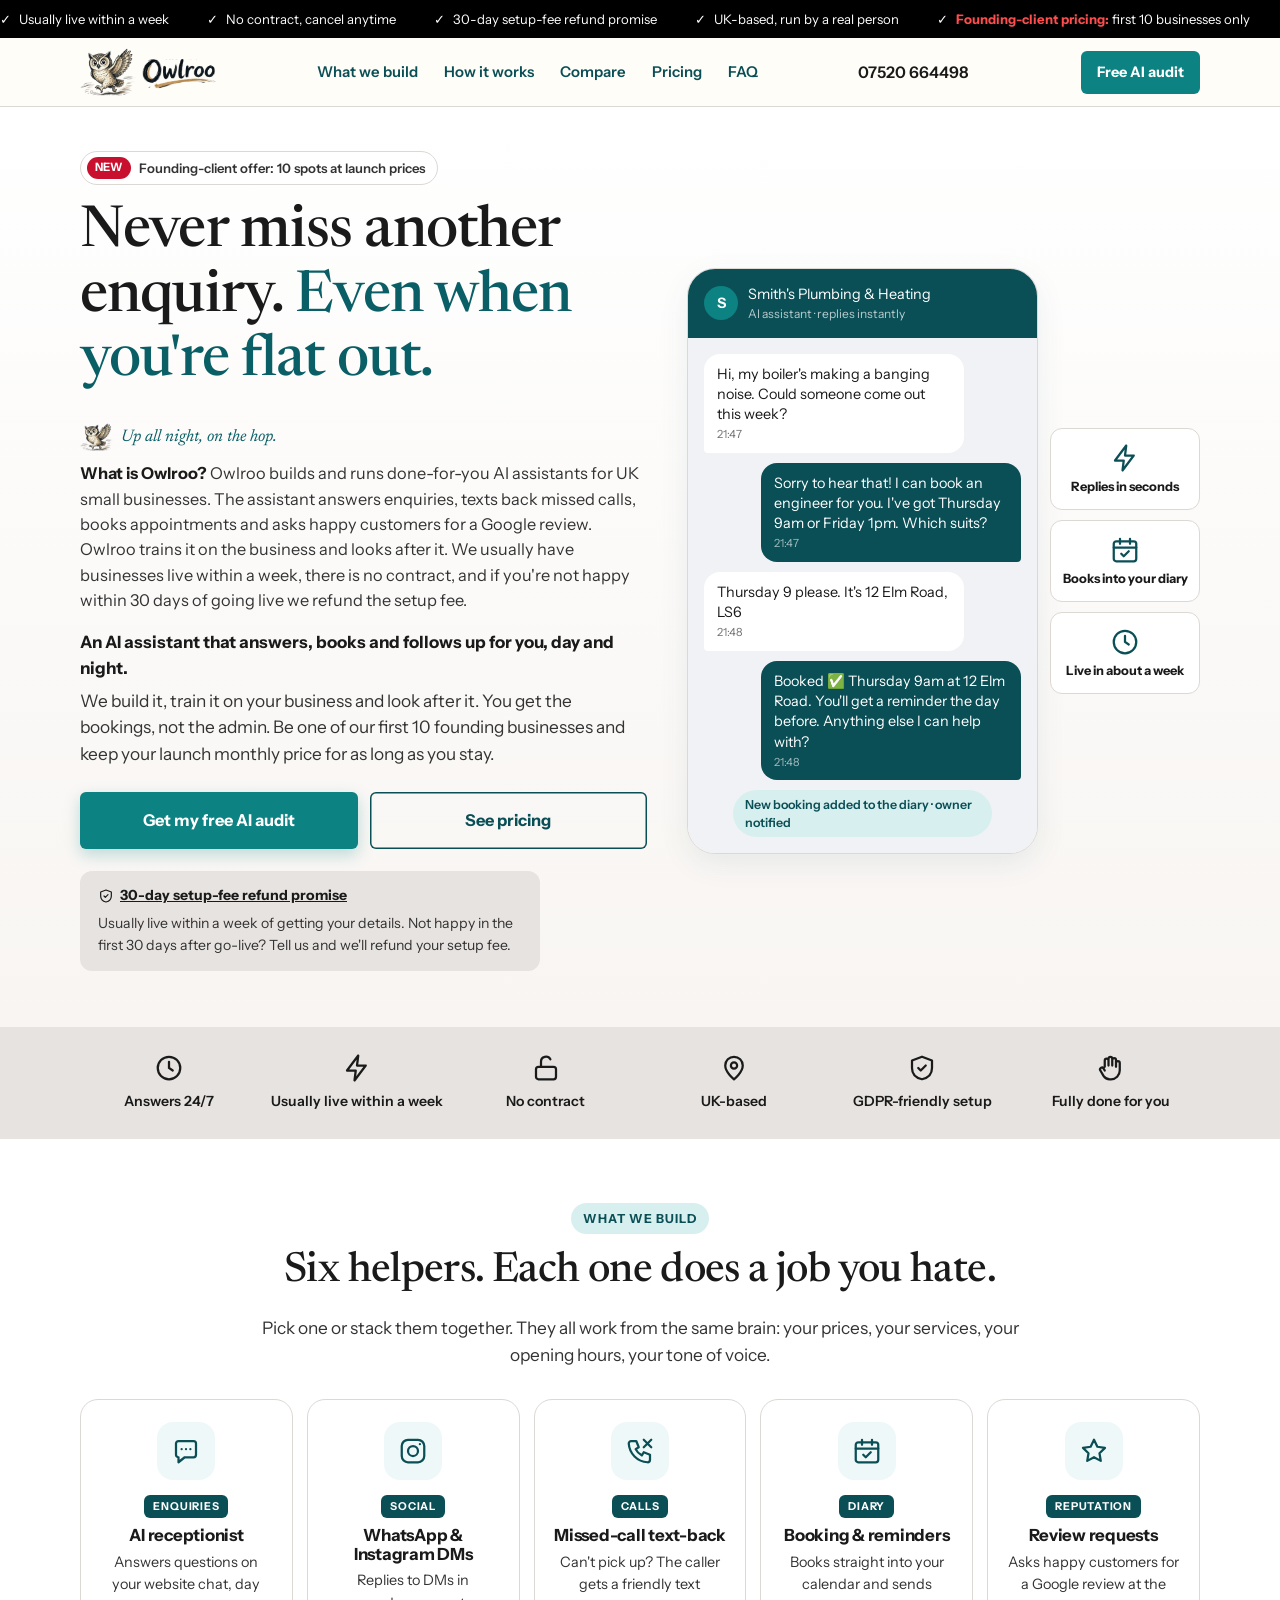
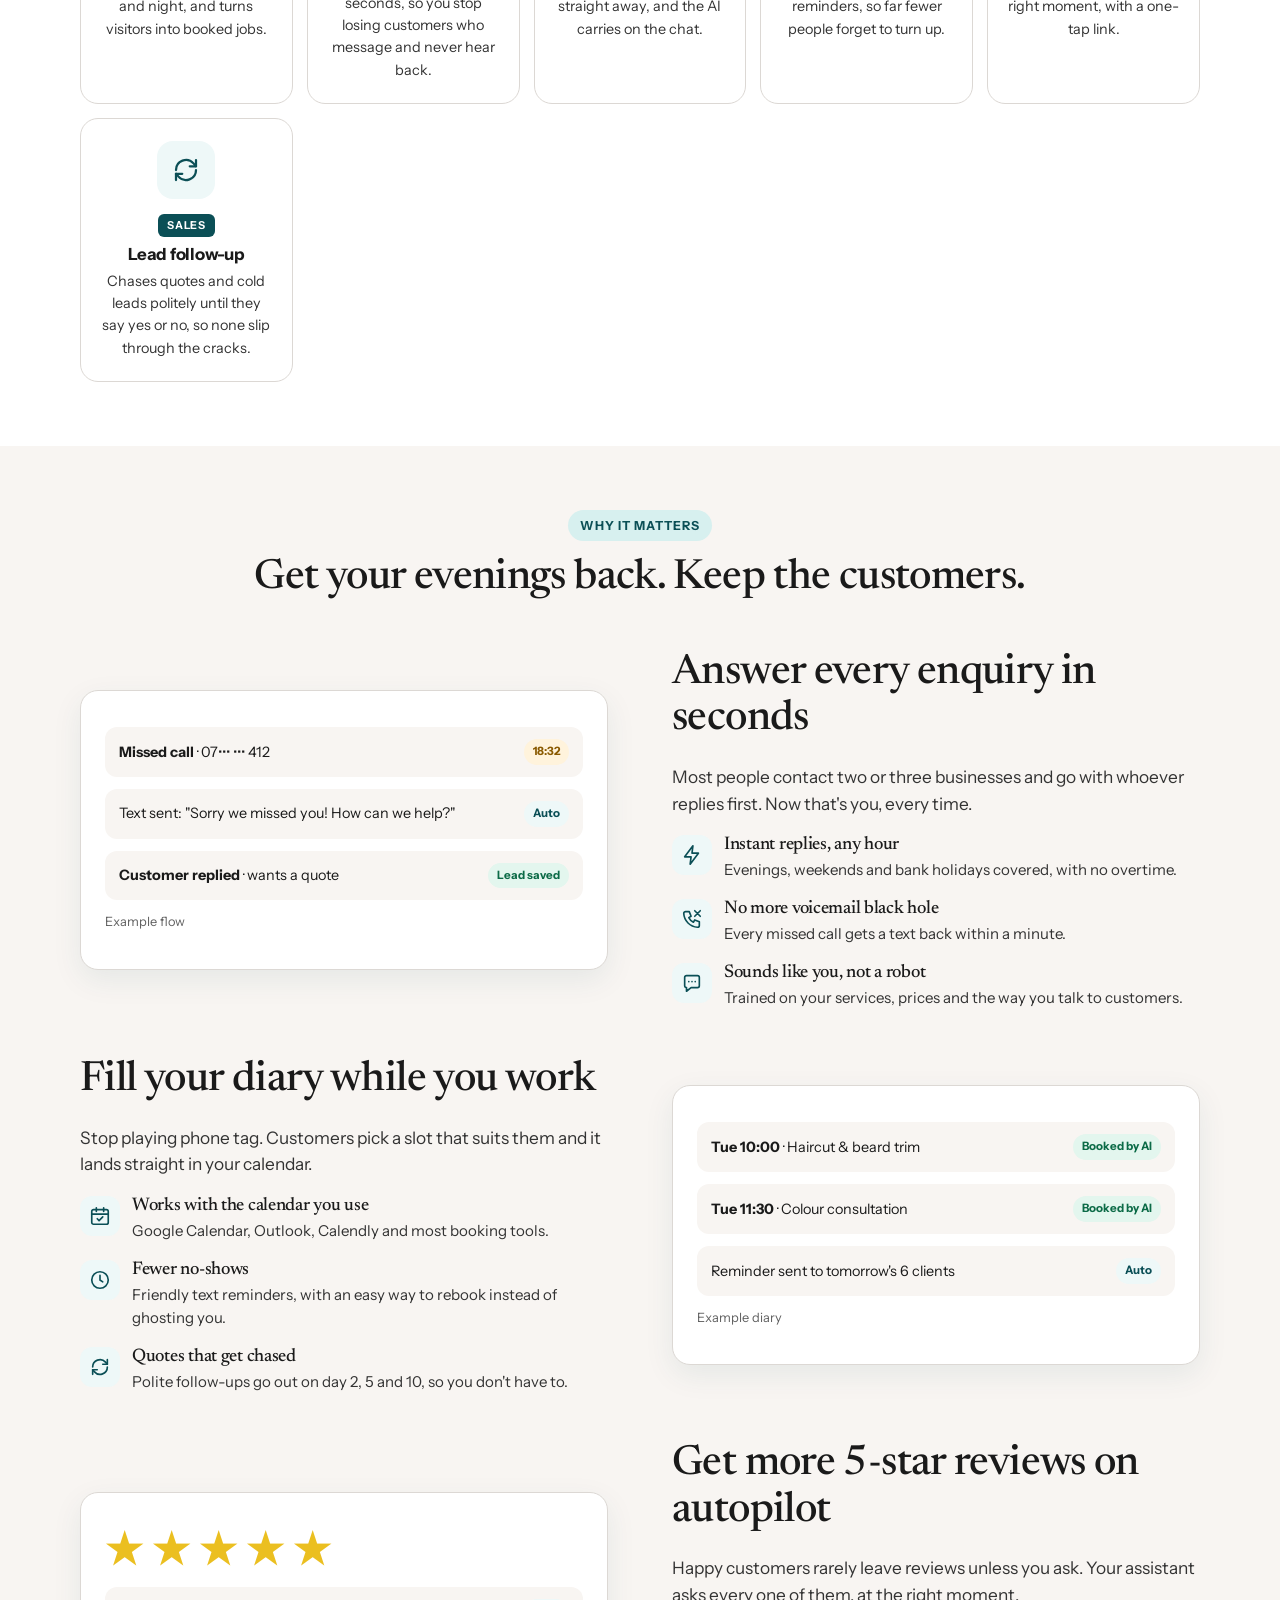
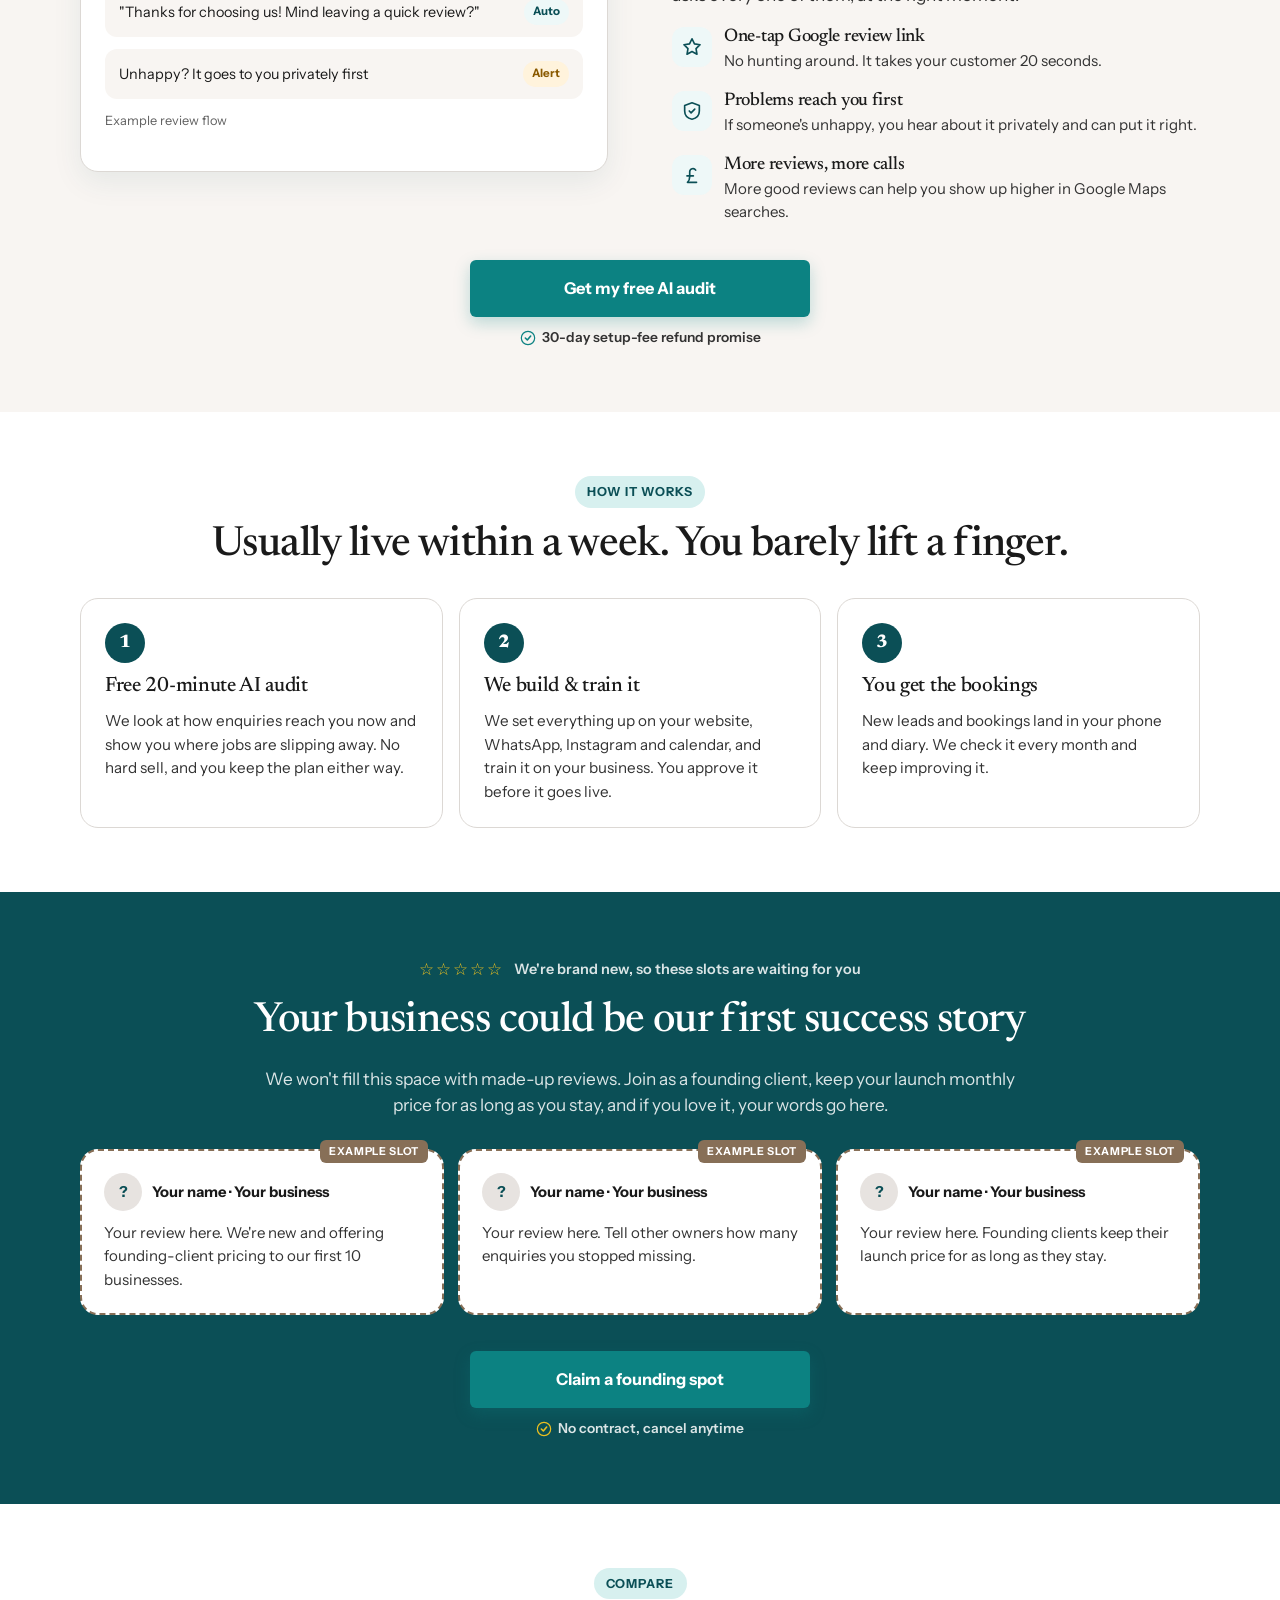
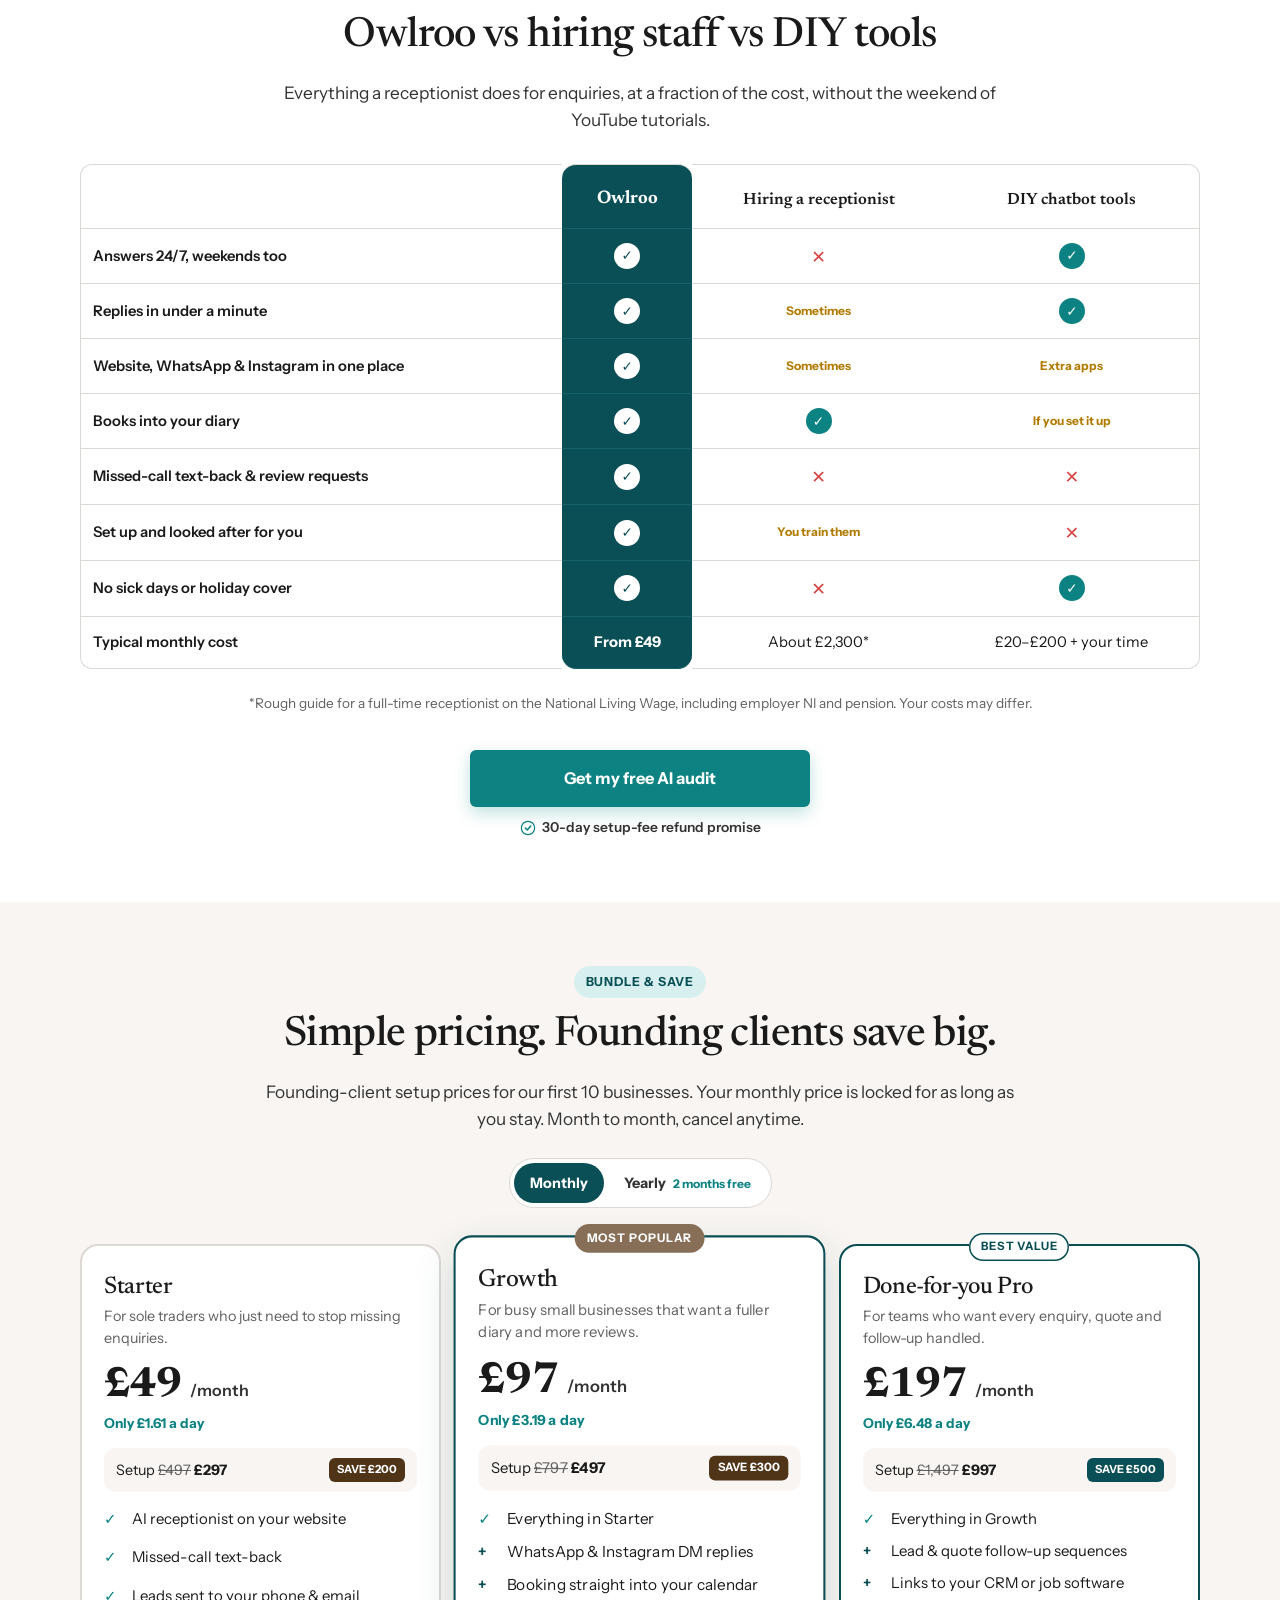
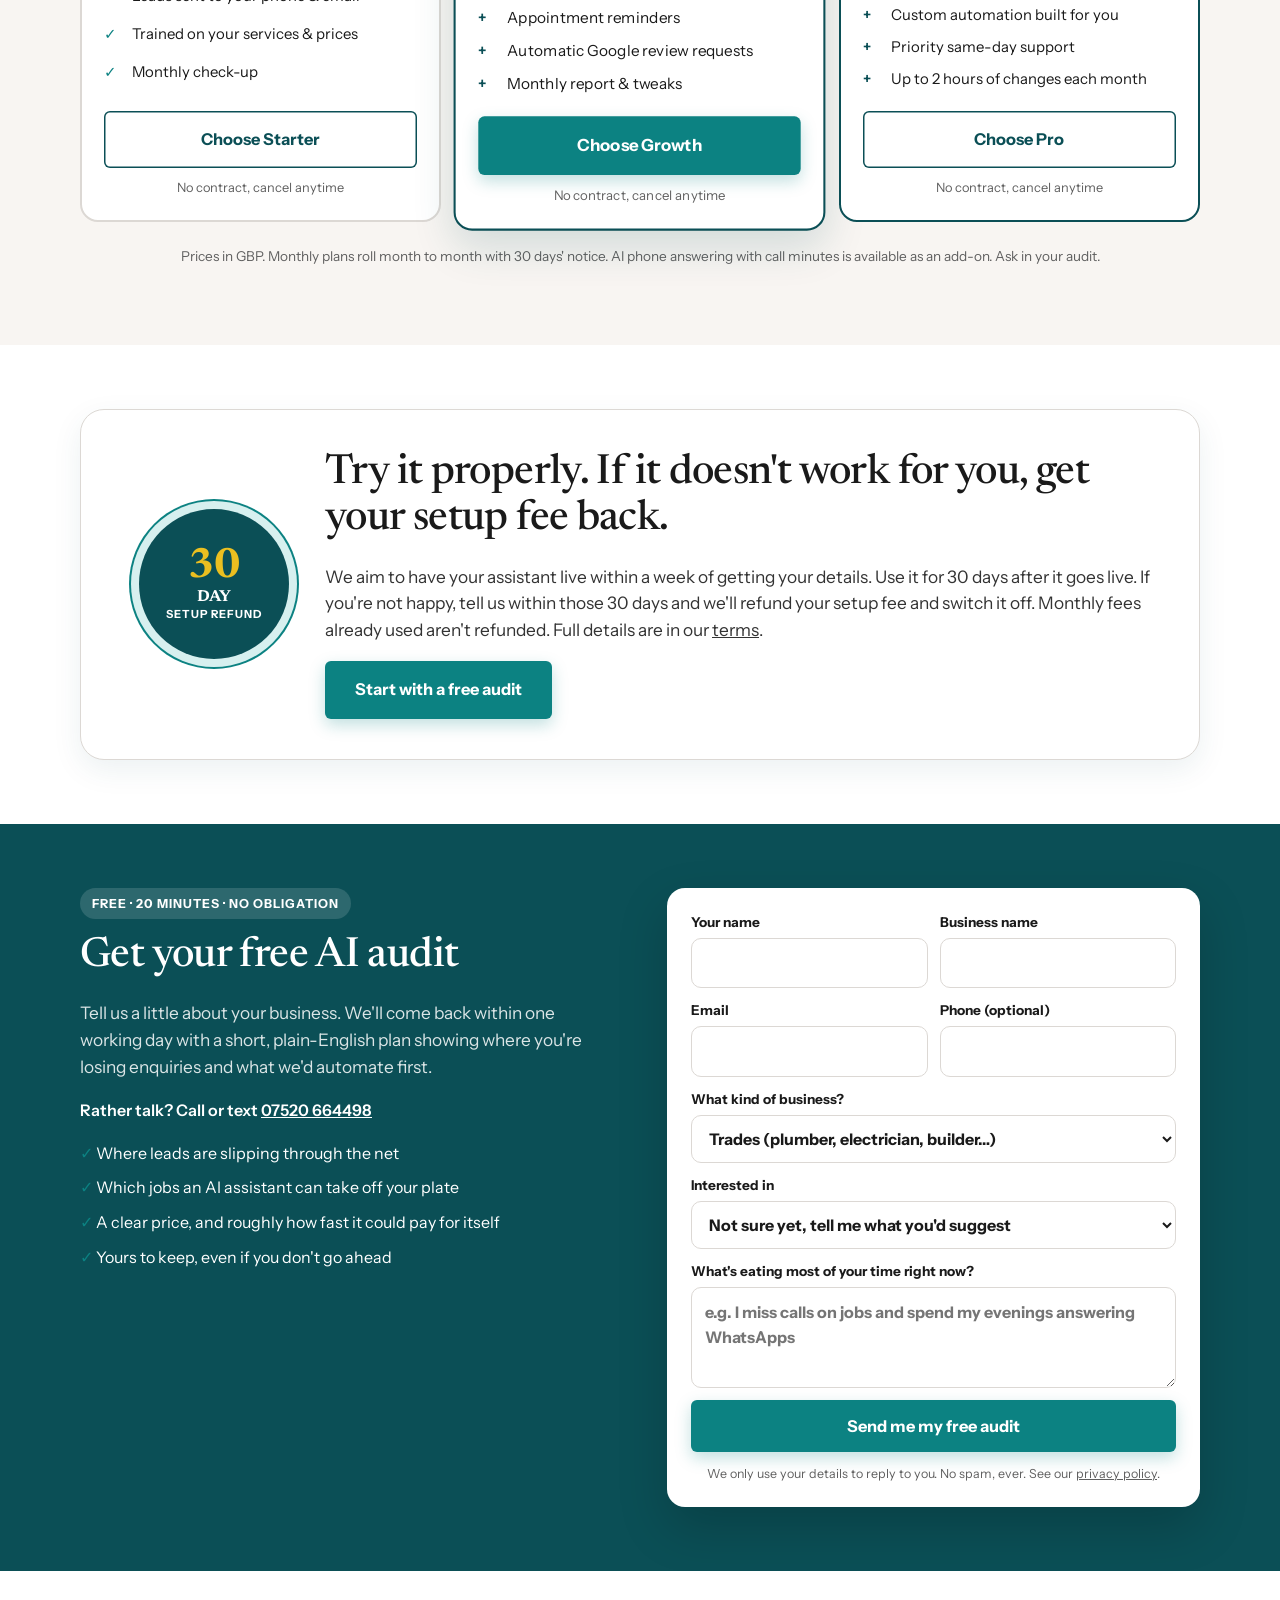
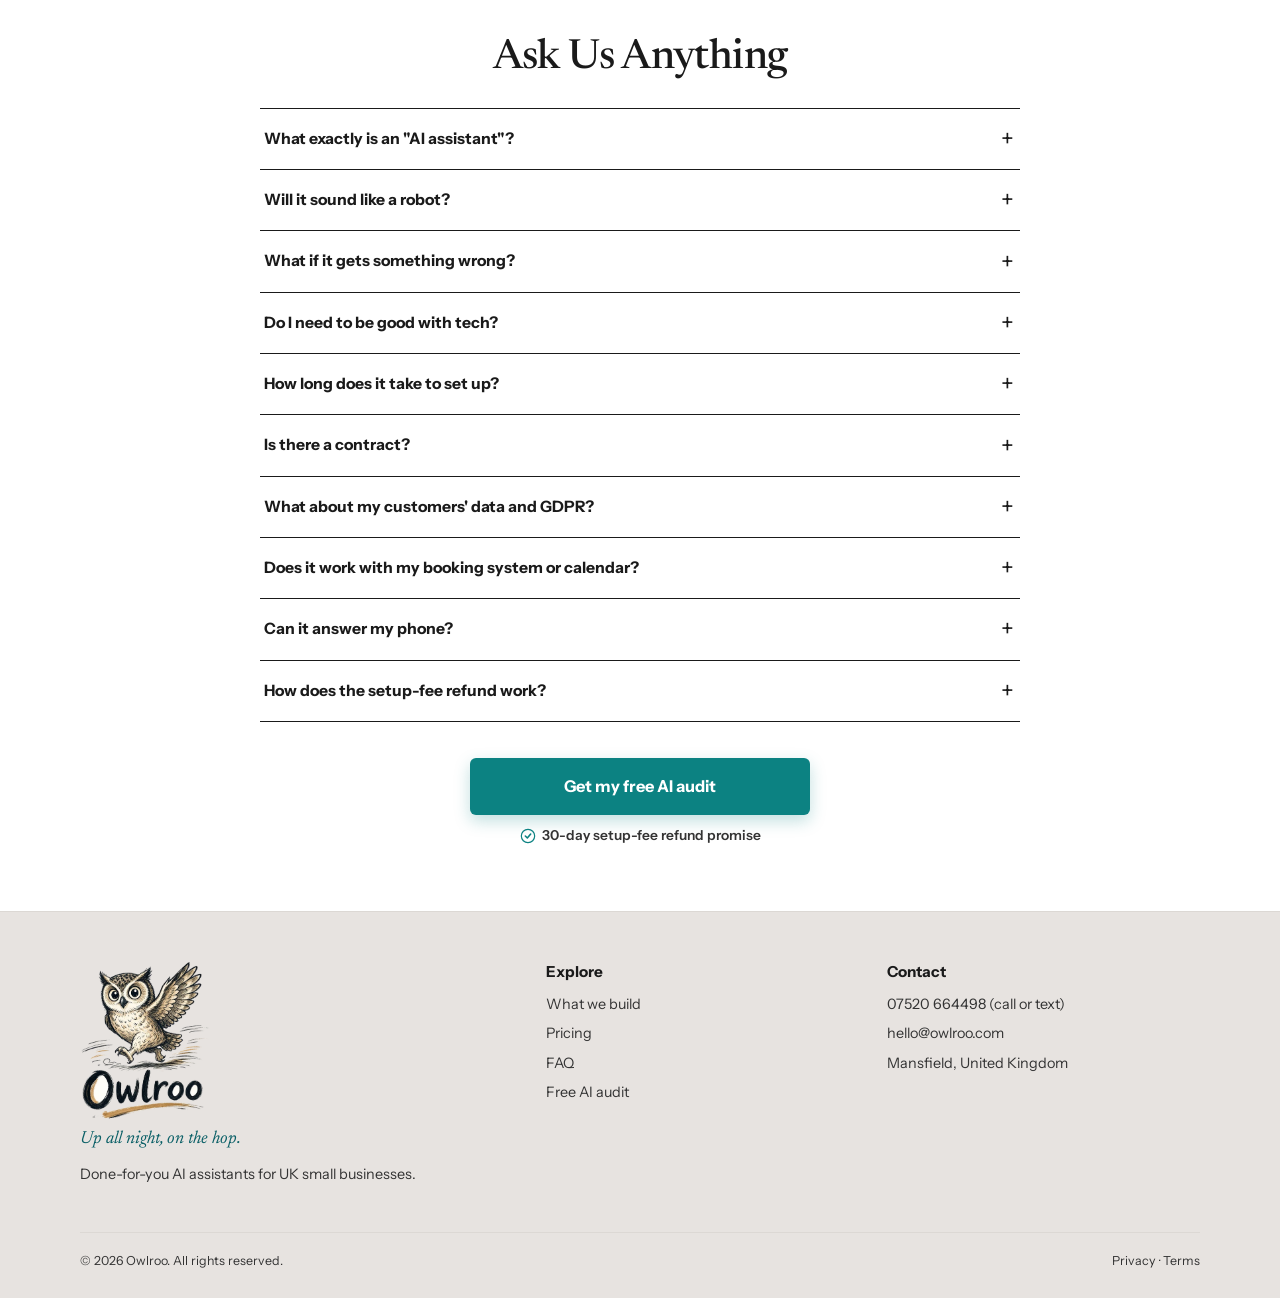
<file: index.html>
<!doctype html>
<html lang="en-GB">
<head>
<meta charset="utf-8">
<meta name="viewport" content="width=device-width,initial-scale=1">
<title>Owlroo | AI assistants for UK small businesses</title>
<meta name="description" content="Done-for-you AI for UK small businesses. Answers enquiries, texts back missed calls, books appointments and requests reviews. Usually live within a week. No contract.">
<link rel="canonical" href="https://owlroo.com/">
<meta name="robots" content="index, follow, max-image-preview:large">
<meta property="og:site_name" content="Owlroo">
<meta property="og:locale" content="en_GB">
<meta property="og:type" content="website">
<meta property="og:url" content="https://owlroo.com/">
<meta property="og:title" content="Owlroo | AI assistants for UK small businesses">
<meta property="og:description" content="Done-for-you AI for UK small businesses. Answers enquiries, texts back missed calls, books appointments and requests reviews. Usually live within a week. No contract.">
<meta property="og:image" content="https://owlroo.com/assets/og-image.jpg">
<meta property="og:image:type" content="image/jpeg">
<meta property="og:image:width" content="1200">
<meta property="og:image:height" content="630">
<meta property="og:image:alt" content="Owlroo logo and the line Up all night, on the hop. Done-for-you AI assistants for UK small businesses.">
<meta name="twitter:card" content="summary_large_image">
<meta name="twitter:title" content="Owlroo | AI assistants for UK small businesses">
<meta name="twitter:description" content="Done-for-you AI for UK small businesses. Answers enquiries, texts back missed calls, books appointments and requests reviews. Usually live within a week. No contract.">
<meta name="twitter:image" content="https://owlroo.com/assets/og-image.jpg">
<meta name="twitter:image:alt" content="Owlroo logo and the line Up all night, on the hop. Done-for-you AI assistants for UK small businesses.">
<link rel="alternate" type="text/plain" href="https://owlroo.com/llms.txt" title="Plain-language summary of Owlroo">
<meta name="theme-color" content="#fffdf8">
<link rel="icon" href="assets/favicon.ico" sizes="any">
<link rel="icon" href="assets/favicon-32.png" type="image/png" sizes="32x32">
<link rel="apple-touch-icon" href="assets/apple-touch-icon.png">
<link rel="preload" as="image" href="assets/owl-mark.webp">
<link rel="preconnect" href="https://fonts.googleapis.com">
<link rel="preconnect" href="https://fonts.gstatic.com" crossorigin>
<link rel="preload" as="style" href="https://fonts.googleapis.com/css2?family=Newsreader:ital,opsz,wght@0,6..72,500;0,6..72,600;1,6..72,500&family=Instrument+Sans:wght@400;500;600;700&display=swap" onload="this.onload=null;this.rel='stylesheet'">
<noscript><link rel="stylesheet" href="https://fonts.googleapis.com/css2?family=Newsreader:ital,opsz,wght@0,6..72,500;0,6..72,600;1,6..72,500&family=Instrument+Sans:wght@400;500;600;700&display=swap"></noscript>
<link rel="stylesheet" href="styles.css">
<script type="application/ld+json">
{
  "@context": "https://schema.org",
  "@graph": [
    {
      "@type": "Organization",
      "@id": "https://owlroo.com/#organization",
      "name": "Owlroo",
      "url": "https://owlroo.com/",
      "logo": {
        "@type": "ImageObject",
        "url": "https://owlroo.com/assets/owlroo-logo.png",
        "width": 391,
        "height": 480
      },
      "image": "https://owlroo.com/assets/og-image.jpg",
      "email": "hello@owlroo.com",
      "telephone": "+447520664498",
      "address": {"@type": "PostalAddress", "addressLocality": "Mansfield", "addressRegion": "Nottinghamshire", "addressCountry": "GB"},
      "contactPoint": {"@type": "ContactPoint", "telephone": "+447520664498", "contactType": "sales", "areaServed": "GB", "availableLanguage": "English"},
      "slogan": "Up all night, on the hop.",
      "description": "Owlroo builds and runs done-for-you AI assistants for UK small businesses. The assistant answers enquiries, texts back missed calls, books appointments and asks happy customers for a Google review.",
      "areaServed": {
        "@type": "Country",
        "name": "United Kingdom"
      }
    },
    {
      "@type": "WebSite",
      "@id": "https://owlroo.com/#website",
      "url": "https://owlroo.com/",
      "name": "Owlroo",
      "description": "Done-for-you AI assistants for UK small businesses.",
      "inLanguage": "en-GB",
      "publisher": { "@id": "https://owlroo.com/#organization" }
    },
    {
      "@type": "FAQPage",
      "@id": "https://owlroo.com/#faq",
      "url": "https://owlroo.com/",
      "isPartOf": { "@id": "https://owlroo.com/#website" },
      "inLanguage": "en-GB",
      "mainEntity": [
        {
          "@type": "Question",
          "name": "What exactly is an \"AI assistant\"?",
          "acceptedAnswer": {
            "@type": "Answer",
            "text": "It's a smart chat assistant trained on your business: your services, prices, opening hours and FAQs. It replies to customers on your website, WhatsApp and Instagram, books them in, and passes anything tricky to you."
          }
        },
        {
          "@type": "Question",
          "name": "Will it sound like a robot?",
          "acceptedAnswer": {
            "@type": "Answer",
            "text": "No. We write its personality to match how you talk to customers, whether that's friendly and chatty or short and professional. You approve everything before it goes live."
          }
        },
        {
          "@type": "Question",
          "name": "What if it gets something wrong?",
          "acceptedAnswer": {
            "@type": "Answer",
            "text": "It only answers from the information you've given it. If it isn't sure, it takes the customer's details and hands over to you. We check conversations every month and keep improving it."
          }
        },
        {
          "@type": "Question",
          "name": "Do I need to be good with tech?",
          "acceptedAnswer": {
            "@type": "Answer",
            "text": "Not at all. That's the point of \"done for you\". We need a 20-minute chat and a few logins, and we handle the rest."
          }
        },
        {
          "@type": "Question",
          "name": "How long does it take to set up?",
          "acceptedAnswer": {
            "@type": "Answer",
            "text": "We usually have you live within a week of getting your details. More complex setups can take a little longer, and we'll tell you up front."
          }
        },
        {
          "@type": "Question",
          "name": "Is there a contract?",
          "acceptedAnswer": {
            "@type": "Answer",
            "text": "No. Plans run month to month with 30 days' notice. Founding clients keep their launch price for as long as they stay."
          }
        },
        {
          "@type": "Question",
          "name": "What about my customers' data and GDPR?",
          "acceptedAnswer": {
            "@type": "Answer",
            "text": "We only collect what's needed to reply to and book your customers, use reputable providers, and can sign a data processing agreement with you. You own your customer data."
          }
        },
        {
          "@type": "Question",
          "name": "Does it work with my booking system or calendar?",
          "acceptedAnswer": {
            "@type": "Answer",
            "text": "It works with Google Calendar, Outlook, Calendly and many popular booking tools. If yours isn't listed, ask in your free audit and we'll check."
          }
        },
        {
          "@type": "Question",
          "name": "Can it answer my phone?",
          "acceptedAnswer": {
            "@type": "Answer",
            "text": "Every plan includes missed-call text-back. Full AI phone answering is available as an add-on because it's priced by call minutes. We'll quote it in your audit."
          }
        },
        {
          "@type": "Question",
          "name": "How does the setup-fee refund work?",
          "acceptedAnswer": {
            "@type": "Answer",
            "text": "Use your assistant for 30 days after it goes live. If you are not happy, tell us within those 30 days and we will refund your setup fee. Monthly fees already used are not refunded."
          }
        }
      ]
    },
    {
      "@type": "Service",
      "@id": "https://owlroo.com/#starter",
      "name": "Starter",
      "serviceType": "Done-for-you AI assistant",
      "description": "For sole traders who just need to stop missing enquiries. Includes an AI receptionist on your website, missed-call text-back, leads sent to your phone and email, training on your services and prices, and a monthly check-up.",
      "provider": { "@id": "https://owlroo.com/#organization" },
      "areaServed": { "@type": "Country", "name": "United Kingdom" },
      "url": "https://owlroo.com/#pricing",
      "offers": [
        {
          "@type": "Offer",
          "name": "Starter monthly",
          "price": "49.00",
          "priceCurrency": "GBP",
          "url": "https://owlroo.com/#pricing",
          "description": "Founding-client monthly price for the first 10 businesses. The monthly price stays locked for as long as you stay. Month to month, cancel anytime, with 30 days' notice. Yearly billing is two months free.",
          "priceSpecification": {
            "@type": "UnitPriceSpecification",
            "price": "49.00",
            "priceCurrency": "GBP",
            "unitCode": "MON",
            "referenceQuantity": { "@type": "QuantitativeValue", "value": 1, "unitCode": "MON" }
          }
        },
        {
          "@type": "Offer",
          "name": "Starter setup",
          "price": "297.00",
          "priceCurrency": "GBP",
          "url": "https://owlroo.com/#pricing",
          "description": "One-time founding-client setup fee, shown as £297. The page also shows a standard setup price of £497 struck through. 30-day setup-fee refund promise. For the first 10 businesses."
        }
      ]
    },
    {
      "@type": "Service",
      "@id": "https://owlroo.com/#growth",
      "name": "Growth",
      "serviceType": "Done-for-you AI assistant",
      "description": "For busy small businesses that want a fuller diary and more reviews. Everything in Starter, plus WhatsApp and Instagram DM replies, booking straight into your calendar, appointment reminders, automatic Google review requests, and a monthly report and tweaks.",
      "provider": { "@id": "https://owlroo.com/#organization" },
      "areaServed": { "@type": "Country", "name": "United Kingdom" },
      "url": "https://owlroo.com/#pricing",
      "offers": [
        {
          "@type": "Offer",
          "name": "Growth monthly",
          "price": "97.00",
          "priceCurrency": "GBP",
          "url": "https://owlroo.com/#pricing",
          "description": "Founding-client monthly price for the first 10 businesses. The monthly price stays locked for as long as you stay. Month to month, cancel anytime, with 30 days' notice. Yearly billing is two months free.",
          "priceSpecification": {
            "@type": "UnitPriceSpecification",
            "price": "97.00",
            "priceCurrency": "GBP",
            "unitCode": "MON",
            "referenceQuantity": { "@type": "QuantitativeValue", "value": 1, "unitCode": "MON" }
          }
        },
        {
          "@type": "Offer",
          "name": "Growth setup",
          "price": "497.00",
          "priceCurrency": "GBP",
          "url": "https://owlroo.com/#pricing",
          "description": "One-time founding-client setup fee, shown as £497. The page also shows a standard setup price of £797 struck through. 30-day setup-fee refund promise. For the first 10 businesses."
        }
      ]
    },
    {
      "@type": "Service",
      "@id": "https://owlroo.com/#pro",
      "name": "Done-for-you Pro",
      "serviceType": "Done-for-you AI assistant",
      "description": "For teams who want every enquiry, quote and follow-up handled. Everything in Growth, plus lead and quote follow-up sequences, links to your CRM or job software, custom automation built for you, priority same-day support, and up to 2 hours of changes each month.",
      "provider": { "@id": "https://owlroo.com/#organization" },
      "areaServed": { "@type": "Country", "name": "United Kingdom" },
      "url": "https://owlroo.com/#pricing",
      "offers": [
        {
          "@type": "Offer",
          "name": "Done-for-you Pro monthly",
          "price": "197.00",
          "priceCurrency": "GBP",
          "url": "https://owlroo.com/#pricing",
          "description": "Founding-client monthly price for the first 10 businesses. The monthly price stays locked for as long as you stay. Month to month, cancel anytime, with 30 days' notice. Yearly billing is two months free.",
          "priceSpecification": {
            "@type": "UnitPriceSpecification",
            "price": "197.00",
            "priceCurrency": "GBP",
            "unitCode": "MON",
            "referenceQuantity": { "@type": "QuantitativeValue", "value": 1, "unitCode": "MON" }
          }
        },
        {
          "@type": "Offer",
          "name": "Done-for-you Pro setup",
          "price": "997.00",
          "priceCurrency": "GBP",
          "url": "https://owlroo.com/#pricing",
          "description": "One-time founding-client setup fee, shown as £997. The page also shows a standard setup price of £1,497 struck through. 30-day setup-fee refund promise. For the first 10 businesses."
        }
      ]
    }
  ]
}
</script>
</head>
<body>
<!-- Icon sprite -->
<svg width="0" height="0" style="position:absolute" aria-hidden="true">
  <defs>
    <symbol id="i-chat" viewBox="0 0 24 24" fill="none" stroke="currentColor" stroke-width="1.8" stroke-linecap="round" stroke-linejoin="round"><path d="M4 6a2 2 0 0 1 2-2h12a2 2 0 0 1 2 2v9a2 2 0 0 1-2 2h-7l-5 4v-4H6a2 2 0 0 1-2-2z"/><path d="M8.5 10.5h.01M12 10.5h.01M15.5 10.5h.01"/></symbol>
    <symbol id="i-phone" viewBox="0 0 24 24" fill="none" stroke="currentColor" stroke-width="1.8" stroke-linecap="round" stroke-linejoin="round"><path d="M5 4h4l2 5-2.5 1.5a11 11 0 0 0 5 5L15 13l5 2v4a2 2 0 0 1-2 2A16 16 0 0 1 3 6a2 2 0 0 1 2-2"/><path d="M15 3l6 6M21 3l-6 6"/></symbol>
    <symbol id="i-cal" viewBox="0 0 24 24" fill="none" stroke="currentColor" stroke-width="1.8" stroke-linecap="round" stroke-linejoin="round"><rect x="3" y="5" width="18" height="16" rx="2"/><path d="M16 3v4M8 3v4M3 10h18"/><path d="m9 15 2 2 4-4"/></symbol>
    <symbol id="i-star" viewBox="0 0 24 24" fill="none" stroke="currentColor" stroke-width="1.8" stroke-linejoin="round"><path d="m12 3 2.7 5.6 6.1.9-4.4 4.3 1 6.1L12 17l-5.4 2.9 1-6.1-4.4-4.3 6.1-.9z"/></symbol>
    <symbol id="i-bolt" viewBox="0 0 24 24" fill="none" stroke="currentColor" stroke-width="1.8" stroke-linejoin="round"><path d="M13 2 4 14h7l-1 8 9-12h-7z"/></symbol>
    <symbol id="i-dm" viewBox="0 0 24 24" fill="none" stroke="currentColor" stroke-width="1.8" stroke-linecap="round" stroke-linejoin="round"><rect x="3" y="3" width="18" height="18" rx="5"/><circle cx="12" cy="12" r="4"/><path d="M17.5 6.5h.01"/></symbol>
    <symbol id="i-clock" viewBox="0 0 24 24" fill="none" stroke="currentColor" stroke-width="1.8" stroke-linecap="round"><circle cx="12" cy="12" r="9"/><path d="M12 7v5l3 2"/></symbol>
    <symbol id="i-shield" viewBox="0 0 24 24" fill="none" stroke="currentColor" stroke-width="1.8" stroke-linecap="round" stroke-linejoin="round"><path d="M12 3 4 6v6c0 5 3.5 8 8 9 4.5-1 8-4 8-9V6z"/><path d="m9 12 2 2 4-4"/></symbol>
    <symbol id="i-uk" viewBox="0 0 24 24" fill="none" stroke="currentColor" stroke-width="1.8" stroke-linecap="round" stroke-linejoin="round"><path d="M12 21s-7-5.5-7-11a7 7 0 0 1 14 0c0 5.5-7 11-7 11z"/><circle cx="12" cy="10" r="2.5"/></symbol>
    <symbol id="i-unlock" viewBox="0 0 24 24" fill="none" stroke="currentColor" stroke-width="1.8" stroke-linecap="round" stroke-linejoin="round"><rect x="4" y="11" width="16" height="10" rx="2"/><path d="M8 11V7a4 4 0 0 1 7.5-2"/></symbol>
    <symbol id="i-hand" viewBox="0 0 24 24" fill="none" stroke="currentColor" stroke-width="1.8" stroke-linecap="round" stroke-linejoin="round"><path d="M7 11V6a1.5 1.5 0 0 1 3 0v4M10 10V4.5a1.5 1.5 0 0 1 3 0V10M13 10V5.5a1.5 1.5 0 0 1 3 0V11M16 11V8a1.5 1.5 0 0 1 3 0v6a7 7 0 0 1-7 7h-1a6 6 0 0 1-5-2.7L3.5 14a1.5 1.5 0 0 1 2.5-1.7L7 14"/></symbol>
    <symbol id="i-pound" viewBox="0 0 24 24" fill="none" stroke="currentColor" stroke-width="1.8" stroke-linecap="round" stroke-linejoin="round"><path d="M17 20H7c2-1.5 2.5-3.5 2.5-6V8.5a3.5 3.5 0 0 1 6.5-1.8M6.5 13h7"/></symbol>
    <symbol id="i-follow" viewBox="0 0 24 24" fill="none" stroke="currentColor" stroke-width="1.8" stroke-linecap="round" stroke-linejoin="round"><path d="M4 12a8 8 0 0 1 14-5.3L20 9"/><path d="M20 4v5h-5"/><path d="M20 12a8 8 0 0 1-14 5.3L4 15"/><path d="M4 20v-5h5"/></symbol>
    <symbol id="i-check" viewBox="0 0 24 24" fill="none" stroke="currentColor" stroke-width="2.4" stroke-linecap="round" stroke-linejoin="round"><circle cx="12" cy="12" r="10" stroke-width="1.8"/><path d="m8 12 3 3 5-6"/></symbol>
  </defs>
</svg>

<div class="announce" aria-label="Key promises">
  <div class="track">
    <span>Usually live within a week</span><span>No contract, cancel anytime</span><span>30-day setup-fee refund promise</span><span>UK-based, run by a real person</span><span><b>Founding-client pricing:</b> first 10 businesses only</span>
    <span aria-hidden="true">Usually live within a week</span><span aria-hidden="true">No contract, cancel anytime</span><span aria-hidden="true">30-day setup-fee refund promise</span><span aria-hidden="true">UK-based, run by a real person</span><span aria-hidden="true"><b>Founding-client pricing:</b> first 10 businesses only</span>
  </div>
</div>

<header class="site">
  <div class="wrap">
    <a class="logo" href="#top" aria-label="Owlroo home">
      <picture><source srcset="assets/owl-mark.webp" type="image/webp"><img class="mark" src="assets/owl-mark.png" alt="" width="56" height="48" decoding="async" fetchpriority="high"></picture>
      <picture><source srcset="assets/owlroo-wordmark.webp" type="image/webp"><img class="word" src="assets/owlroo-wordmark.png" alt="Owlroo" width="74" height="30" decoding="async"></picture>
    </a>
    <nav class="main" aria-label="Main">
      <a href="#build">What we build</a><a href="#how">How it works</a><a href="#compare">Compare</a><a href="#pricing">Pricing</a><a href="#faq">FAQ</a>
    </nav>
    <a class="hdr-tel" href="tel:+447520664498" aria-label="Call or text 07520 664498">07520 664498</a>
    <a class="btn sm" href="#audit">Free AI audit</a>
  </div>
</header>

<main id="top">
<!-- HERO -->
<section class="hero">
  <div class="wrap hero-grid">
    <div>
      <div class="stars-line"><span class="founding-pill"><i>New</i> Founding-client offer: 10 spots at launch prices</span></div>
      <h1>Never miss another enquiry. <em>Even when you're flat out.</em></h1>
      <p class="tagline hero-tag"><picture><source srcset="assets/owl-mark.webp" type="image/webp"><img src="assets/owl-mark.png" alt="" width="33" height="28" decoding="async"></picture>Up all night, on the hop.</p>
      <p class="what" id="what"><strong>What is Owlroo?</strong> Owlroo builds and runs done-for-you AI assistants for UK small businesses. The assistant answers enquiries, texts back missed calls, books appointments and asks happy customers for a Google review. Owlroo trains it on the business and looks after it. We usually have businesses live within a week, there is no contract, and if you're not happy within 30 days of going live we refund the setup fee.</p>
      <p class="sub">An AI assistant that answers, books and follows up for you, day and night.</p>
      <p class="lead">We build it, train it on your business and look after it. You get the bookings, not the admin. Be one of our first 10 founding businesses and keep your launch monthly price for as long as you stay.</p>
      <div class="hero-ctas">
        <a class="btn" href="#audit">Get my free AI audit</a>
        <a class="btn ghost" href="#pricing">See pricing</a>
      </div>
      <div class="guarantee-box">
        <strong><svg width="16" height="16"><use href="#i-shield"/></svg> 30-day setup-fee refund promise</strong>
        <p>Usually live within a week of getting your details. Not happy in the first 30 days after go-live? Tell us and we'll refund your setup fee.</p>
      </div>
    </div>
    <div class="visual" aria-label="Example: an AI assistant replying to a customer on WhatsApp">
      <div class="phone">
        <div class="phone-top"><div class="av">S</div><div>Smith's Plumbing &amp; Heating<small>AI assistant · replies instantly</small></div></div>
        <div class="chat">
          <div class="msg in">Hi, my boiler's making a banging noise. Could someone come out this week?<span class="t">21:47</span></div>
          <div class="msg out">Sorry to hear that! I can book an engineer for you. I've got Thursday 9am or Friday 1pm. Which suits?<span class="t">21:47</span></div>
          <div class="msg in">Thursday 9 please. It's 12 Elm Road, LS6<span class="t">21:48</span></div>
          <div class="msg out">Booked ✅ Thursday 9am at 12 Elm Road. You'll get a reminder the day before. Anything else I can help with?<span class="t">21:48</span></div>
          <div class="msg sys">New booking added to the diary · owner notified</div>
        </div>
      </div>
      <div class="side-badges">
        <div class="sbadge"><svg><use href="#i-bolt"/></svg>Replies in seconds</div>
        <div class="sbadge"><svg><use href="#i-cal"/></svg>Books into your diary</div>
        <div class="sbadge"><svg><use href="#i-clock"/></svg>Live in about a week</div>
      </div>
    </div>
  </div>
</section>

<!-- TRUST ROW -->
<section class="trust" aria-label="Why businesses choose us">
  <div class="wrap"><ul>
    <li><svg><use href="#i-clock"/></svg>Answers 24/7</li>
    <li><svg><use href="#i-bolt"/></svg>Usually live within a week</li>
    <li><svg><use href="#i-unlock"/></svg>No contract</li>
    <li><svg><use href="#i-uk"/></svg>UK-based</li>
    <li><svg><use href="#i-shield"/></svg>GDPR-friendly setup</li>
    <li><svg><use href="#i-hand"/></svg>Fully done for you</li>
  </ul></div>
</section>

<!-- WHAT WE BUILD -->
<section id="build">
  <div class="wrap center">
    <span class="eyebrow">What we build</span>
    <h2>Six helpers. Each one does a job you hate.</h2>
    <p class="lead narrow">Pick one or stack them together. They all work from the same brain: your prices, your services, your opening hours, your tone of voice.</p>
    <div class="cards">
      <div class="card"><div class="ico"><svg><use href="#i-chat"/></svg></div><span class="tag">Enquiries</span><h3>AI receptionist</h3><p>Answers questions on your website chat, day and night, and turns visitors into booked jobs.</p></div>
      <div class="card"><div class="ico"><svg><use href="#i-dm"/></svg></div><span class="tag">Social</span><h3>WhatsApp &amp; Instagram DMs</h3><p>Replies to DMs in seconds, so you stop losing customers who message and never hear back.</p></div>
      <div class="card"><div class="ico"><svg><use href="#i-phone"/></svg></div><span class="tag">Calls</span><h3>Missed-call text-back</h3><p>Can't pick up? The caller gets a friendly text straight away, and the AI carries on the chat.</p></div>
      <div class="card"><div class="ico"><svg><use href="#i-cal"/></svg></div><span class="tag">Diary</span><h3>Booking &amp; reminders</h3><p>Books straight into your calendar and sends reminders, so far fewer people forget to turn up.</p></div>
      <div class="card"><div class="ico"><svg><use href="#i-star"/></svg></div><span class="tag">Reputation</span><h3>Review requests</h3><p>Asks happy customers for a Google review at the right moment, with a one-tap link.</p></div>
      <div class="card"><div class="ico"><svg><use href="#i-follow"/></svg></div><span class="tag">Sales</span><h3>Lead follow-up</h3><p>Chases quotes and cold leads politely until they say yes or no, so none slip through the cracks.</p></div>
    </div>
  </div>
</section>

<!-- BENEFITS -->
<section class="benefits">
  <div class="wrap">
    <div class="center"><span class="eyebrow">Why it matters</span><h2>Get your evenings back. Keep the customers.</h2></div>

    <div class="split">
      <div class="art" aria-hidden="true">
        <div class="row-item"><span><b>Missed call</b> · 07••• ••• 412</span><span class="pill amber">18:32</span></div>
        <div class="row-item"><span>Text sent: "Sorry we missed you! How can we help?"</span><span class="pill violet">Auto</span></div>
        <div class="row-item"><span><b>Customer replied</b> · wants a quote</span><span class="pill">Lead saved</span></div>
        <small>Example flow</small>
      </div>
      <div>
        <h2>Answer every enquiry in seconds</h2>
        <p class="lead">Most people contact two or three businesses and go with whoever replies first. Now that's you, every time.</p>
        <ul class="feat">
          <li><span class="fi"><svg><use href="#i-bolt"/></svg></span><div><h3>Instant replies, any hour</h3><p>Evenings, weekends and bank holidays covered, with no overtime.</p></div></li>
          <li><span class="fi"><svg><use href="#i-phone"/></svg></span><div><h3>No more voicemail black hole</h3><p>Every missed call gets a text back within a minute.</p></div></li>
          <li><span class="fi"><svg><use href="#i-chat"/></svg></span><div><h3>Sounds like you, not a robot</h3><p>Trained on your services, prices and the way you talk to customers.</p></div></li>
        </ul>
      </div>
    </div>

    <div class="split flip">
      <div class="art" aria-hidden="true">
        <div class="row-item"><span><b>Tue 10:00</b> · Haircut &amp; beard trim</span><span class="pill">Booked by AI</span></div>
        <div class="row-item"><span><b>Tue 11:30</b> · Colour consultation</span><span class="pill">Booked by AI</span></div>
        <div class="row-item"><span>Reminder sent to tomorrow's 6 clients</span><span class="pill violet">Auto</span></div>
        <small>Example diary</small>
      </div>
      <div>
        <h2>Fill your diary while you work</h2>
        <p class="lead">Stop playing phone tag. Customers pick a slot that suits them and it lands straight in your calendar.</p>
        <ul class="feat">
          <li><span class="fi"><svg><use href="#i-cal"/></svg></span><div><h3>Works with the calendar you use</h3><p>Google Calendar, Outlook, Calendly and most booking tools.</p></div></li>
          <li><span class="fi"><svg><use href="#i-clock"/></svg></span><div><h3>Fewer no-shows</h3><p>Friendly text reminders, with an easy way to rebook instead of ghosting you.</p></div></li>
          <li><span class="fi"><svg><use href="#i-follow"/></svg></span><div><h3>Quotes that get chased</h3><p>Polite follow-ups go out on day 2, 5 and 10, so you don't have to.</p></div></li>
        </ul>
      </div>
    </div>

    <div class="split">
      <div class="art" aria-hidden="true">
        <div class="big-stat">★ ★ ★ ★ ★</div>
        <div class="row-item"><span>"Thanks for choosing us! Mind leaving a quick review?"</span><span class="pill violet">Auto</span></div>
        <div class="row-item"><span>Unhappy? It goes to you privately first</span><span class="pill amber">Alert</span></div>
        <small>Example review flow</small>
      </div>
      <div>
        <h2>Get more 5-star reviews on autopilot</h2>
        <p class="lead">Happy customers rarely leave reviews unless you ask. Your assistant asks every one of them, at the right moment.</p>
        <ul class="feat">
          <li><span class="fi"><svg><use href="#i-star"/></svg></span><div><h3>One-tap Google review link</h3><p>No hunting around. It takes your customer 20 seconds.</p></div></li>
          <li><span class="fi"><svg><use href="#i-shield"/></svg></span><div><h3>Problems reach you first</h3><p>If someone's unhappy, you hear about it privately and can put it right.</p></div></li>
          <li><span class="fi"><svg><use href="#i-pound"/></svg></span><div><h3>More reviews, more calls</h3><p>More good reviews can help you show up higher in Google Maps searches.</p></div></li>
        </ul>
      </div>
    </div>

    <div class="cta-block"><a class="btn" href="#audit">Get my free AI audit</a><div class="cta-note"><svg><use href="#i-check"/></svg>30-day setup-fee refund promise</div></div>
  </div>
</section>

<!-- HOW IT WORKS -->
<section id="how">
  <div class="wrap center">
    <span class="eyebrow">How it works</span>
    <h2>Usually live within a week. You barely lift a finger.</h2>
    <div class="steps" style="text-align:left">
      <div class="step"><h3>Free 20-minute AI audit</h3><p>We look at how enquiries reach you now and show you where jobs are slipping away. No hard sell, and you keep the plan either way.</p></div>
      <div class="step"><h3>We build &amp; train it</h3><p>We set everything up on your website, WhatsApp, Instagram and calendar, and train it on your business. You approve it before it goes live.</p></div>
      <div class="step"><h3>You get the bookings</h3><p>New leads and bookings land in your phone and diary. We check it every month and keep improving it.</p></div>
    </div>
  </div>
</section>

<!-- TESTIMONIALS (placeholders, honest) -->
<section class="band">
  <div class="wrap center">
    <div class="stars-line"><span class="stars">☆☆☆☆☆</span> We're brand new, so these slots are waiting for you</div>
    <h2>Your business could be our first success story</h2>
    <p class="lead narrow">We won't fill this space with made-up reviews. Join as a founding client, keep your launch monthly price for as long as you stay, and if you love it, your words go here.</p>
    <div class="quotes" style="text-align:left">
      <div class="quote"><span class="ex">Example slot</span><div class="who"><span class="a">?</span>Your name · Your business</div><p>Your review here. We're new and offering founding-client pricing to our first 10 businesses.</p></div>
      <div class="quote"><span class="ex">Example slot</span><div class="who"><span class="a">?</span>Your name · Your business</div><p>Your review here. Tell other owners how many enquiries you stopped missing.</p></div>
      <div class="quote"><span class="ex">Example slot</span><div class="who"><span class="a">?</span>Your name · Your business</div><p>Your review here. Founding clients keep their launch price for as long as they stay.</p></div>
    </div>
    <div class="cta-block"><a class="btn" href="#pricing">Claim a founding spot</a><div class="cta-note"><svg><use href="#i-check"/></svg>No contract, cancel anytime</div></div>
  </div>
</section>

<!-- COMPARE -->
<section id="compare">
  <div class="wrap center">
    <span class="eyebrow">Compare</span>
    <h2>Owlroo vs hiring staff vs DIY tools</h2>
    <p class="lead narrow">Everything a receptionist does for enquiries, at a fraction of the cost, without the weekend of YouTube tutorials.</p>
    <div class="compare-wrap">
      <table class="compare">
        <thead><tr><th scope="col"><span class="sr">Feature</span></th><th scope="col" class="us">Owlroo</th><th scope="col">Hiring a receptionist</th><th scope="col">DIY chatbot tools</th></tr></thead>
        <tbody>
          <tr><td>Answers 24/7, weekends too</td><td class="us"><span class="yes">✓</span></td><td><span class="no">✕</span></td><td><span class="yes">✓</span></td></tr>
          <tr><td>Replies in under a minute</td><td class="us"><span class="yes">✓</span></td><td><span class="meh">Sometimes</span></td><td><span class="yes">✓</span></td></tr>
          <tr><td>Website, WhatsApp &amp; Instagram in one place</td><td class="us"><span class="yes">✓</span></td><td><span class="meh">Sometimes</span></td><td><span class="meh">Extra apps</span></td></tr>
          <tr><td>Books into your diary</td><td class="us"><span class="yes">✓</span></td><td><span class="yes">✓</span></td><td><span class="meh">If you set it up</span></td></tr>
          <tr><td>Missed-call text-back &amp; review requests</td><td class="us"><span class="yes">✓</span></td><td><span class="no">✕</span></td><td><span class="no">✕</span></td></tr>
          <tr><td>Set up and looked after for you</td><td class="us"><span class="yes">✓</span></td><td><span class="meh">You train them</span></td><td><span class="no">✕</span></td></tr>
          <tr><td>No sick days or holiday cover</td><td class="us"><span class="yes">✓</span></td><td><span class="no">✕</span></td><td><span class="yes">✓</span></td></tr>
          <tr><td>Typical monthly cost</td><td class="us">From £49</td><td>About £2,300*</td><td>£20–£200 + your time</td></tr>
        </tbody>
      </table>
    </div>
    <p class="price-foot">*Rough guide for a full-time receptionist on the National Living Wage, including employer NI and pension. Your costs may differ.</p>
    <div class="cta-block"><a class="btn" href="#audit">Get my free AI audit</a><div class="cta-note"><svg><use href="#i-check"/></svg>30-day setup-fee refund promise</div></div>
  </div>
</section>

<!-- PRICING -->
<section id="pricing" class="pricing">
  <div class="wrap center">
    <span class="eyebrow">Bundle &amp; save</span>
    <h2>Simple pricing. Founding clients save big.</h2>
    <p class="lead narrow">Founding-client setup prices for our first 10 businesses. Your monthly price is locked for as long as you stay. Month to month, cancel anytime.</p>
    <div class="billing" role="group" aria-label="Billing period">
      <button type="button" data-bill="monthly" aria-pressed="true">Monthly</button>
      <button type="button" data-bill="yearly" aria-pressed="false">Yearly <span class="save">2 months free</span></button>
    </div>
    <div class="plans" style="text-align:left">
      <!-- STARTER -->
      <article class="plan" data-m="49">
        <h3>Starter</h3>
        <p class="for">For sole traders who just need to stop missing enquiries.</p>
        <div class="price"><span class="now">£<span class="amt">49</span></span><span class="per">/month</span></div>
        <div class="perday">Only £<span class="day">1.61</span> a day</div>
        <div class="setup"><span>Setup <s>£497</s> <b>£297</b></span><span class="savetag">Save £200</span></div>
        <ul>
          <li>AI receptionist on your website</li>
          <li>Missed-call text-back</li>
          <li>Leads sent to your phone &amp; email</li>
          <li>Trained on your services &amp; prices</li>
          <li>Monthly check-up</li>
        </ul>
        <a class="btn block ghost" href="#audit" data-plan="Starter">Choose Starter</a>
        <p class="small">No contract, cancel anytime</p>
      </article>
      <!-- GROWTH -->
      <article class="plan pop" data-m="97">
        <span class="badge">Most popular</span>
        <h3>Growth</h3>
        <p class="for">For busy small businesses that want a fuller diary and more reviews.</p>
        <div class="price"><span class="now">£<span class="amt">97</span></span><span class="per">/month</span></div>
        <div class="perday">Only £<span class="day">3.19</span> a day</div>
        <div class="setup"><span>Setup <s>£797</s> <b>£497</b></span><span class="savetag">Save £300</span></div>
        <ul>
          <li>Everything in Starter</li>
          <li class="plus">WhatsApp &amp; Instagram DM replies</li>
          <li class="plus">Booking straight into your calendar</li>
          <li class="plus">Appointment reminders</li>
          <li class="plus">Automatic Google review requests</li>
          <li class="plus">Monthly report &amp; tweaks</li>
        </ul>
        <a class="btn block" href="#audit" data-plan="Growth">Choose Growth</a>
        <p class="small">No contract, cancel anytime</p>
      </article>
      <!-- PRO -->
      <article class="plan best" data-m="197">
        <span class="badge">Best value</span>
        <h3>Done-for-you Pro</h3>
        <p class="for">For teams who want every enquiry, quote and follow-up handled.</p>
        <div class="price"><span class="now">£<span class="amt">197</span></span><span class="per">/month</span></div>
        <div class="perday">Only £<span class="day">6.48</span> a day</div>
        <div class="setup"><span>Setup <s>£1,497</s> <b>£997</b></span><span class="savetag">Save £500</span></div>
        <ul>
          <li>Everything in Growth</li>
          <li class="plus">Lead &amp; quote follow-up sequences</li>
          <li class="plus">Links to your CRM or job software</li>
          <li class="plus">Custom automation built for you</li>
          <li class="plus">Priority same-day support</li>
          <li class="plus">Up to 2 hours of changes each month</li>
        </ul>
        <a class="btn block ghost" href="#audit" data-plan="Pro">Choose Pro</a>
        <p class="small">No contract, cancel anytime</p>
      </article>
    </div>
    <p class="price-foot">Prices in GBP. Monthly plans roll month to month with 30 days' notice. AI phone answering with call minutes is available as an add-on. Ask in your audit.</p>
  </div>
</section>

<!-- GUARANTEE -->
<section>
  <div class="wrap">
    <div class="guarantee">
      <div class="seal-wrap"><div class="seal"><div><b>30</b>DAY<br><small>setup refund</small></div></div></div>
      <div>
        <h2>Try it properly. If it doesn't work for you, get your setup fee back.</h2>
        <p class="lead">We aim to have your assistant live within a week of getting your details. Use it for 30 days after it goes live. If you're not happy, tell us within those 30 days and we'll refund your setup fee and switch it off. Monthly fees already used aren't refunded. Full details are in our <a href="terms.html">terms</a>.</p>
        <a class="btn" href="#audit">Start with a free audit</a>
      </div>
    </div>
  </div>
</section>

<!-- FREE AUDIT -->
<section id="audit" class="audit">
  <div class="wrap audit-grid">
    <div>
      <span class="eyebrow" style="background:rgba(255,255,255,.18);color:#fff">Free · 20 minutes · no obligation</span>
      <h2>Get your free AI audit</h2>
      <p class="lead" style="color:rgba(255,255,255,.85)">Tell us a little about your business. We'll come back within one working day with a short, plain-English plan showing where you're losing enquiries and what we'd automate first.</p>
      <p class="audit-tel">Rather talk? Call or text <a href="tel:+447520664498">07520 664498</a></p>
      <ul>
        <li>Where leads are slipping through the net</li>
        <li>Which jobs an AI assistant can take off your plate</li>
        <li>A clear price, and roughly how fast it could pay for itself</li>
        <li>Yours to keep, even if you don't go ahead</li>
      </ul>
    </div>
    <form class="audit-form" id="auditForm" novalidate>
      <div class="two">
        <label>Your name<input name="name" required autocomplete="name"></label>
        <label>Business name<input name="business" required autocomplete="organization"></label>
      </div>
      <div class="two">
        <label>Email<input type="email" name="email" required autocomplete="email"></label>
        <label>Phone (optional)<input type="tel" name="phone" autocomplete="tel"></label>
      </div>
      <label>What kind of business?
        <select name="type"><option>Trades (plumber, electrician, builder…)</option><option>Hair, beauty or salon</option><option>Health, clinic or dental</option><option>Fitness or personal training</option><option>Restaurant, café or takeaway</option><option>Shop or e-commerce</option><option>Professional services</option><option>Something else</option></select>
      </label>
      <label>Interested in
        <select name="plan" id="planSelect"><option>Not sure yet, tell me what you'd suggest</option><option>Starter</option><option>Growth</option><option>Pro</option></select>
      </label>
      <label>What's eating most of your time right now?<textarea name="msg" rows="3" placeholder="e.g. I miss calls on jobs and spend my evenings answering WhatsApps"></textarea></label>
      <button class="btn block" type="submit">Send me my free audit</button>
      <input type="text" name="_honey" tabindex="-1" autocomplete="off" style="position:absolute;left:-9999px" aria-hidden="true">
      <div class="form-ok" id="formOk" role="status">Thanks! Your audit request is in. We'll be in touch within one working day. If you don't hear from us, call or text <a href="tel:+447520664498">07520 664498</a>.</div>
      <p class="form-note">We only use your details to reply to you. No spam, ever. See our <a href="privacy.html">privacy policy</a>.</p>
    </form>
  </div>
</section>

<!-- FAQ -->
<section id="faq">
  <div class="narrow">
    <h2 class="center">Ask Us Anything</h2>
    <div class="faq">
      <details><summary><h3>What exactly is an "AI assistant"?</h3></summary><p>It's a smart chat assistant trained on your business: your services, prices, opening hours and FAQs. It replies to customers on your website, WhatsApp and Instagram, books them in, and passes anything tricky to you.</p></details>
      <details><summary><h3>Will it sound like a robot?</h3></summary><p>No. We write its personality to match how you talk to customers, whether that's friendly and chatty or short and professional. You approve everything before it goes live.</p></details>
      <details><summary><h3>What if it gets something wrong?</h3></summary><p>It only answers from the information you've given it. If it isn't sure, it takes the customer's details and hands over to you. We check conversations every month and keep improving it.</p></details>
      <details><summary><h3>Do I need to be good with tech?</h3></summary><p>Not at all. That's the point of "done for you". We need a 20-minute chat and a few logins, and we handle the rest.</p></details>
      <details><summary><h3>How long does it take to set up?</h3></summary><p>We usually have you live within a week of getting your details. More complex setups can take a little longer, and we'll tell you up front.</p></details>
      <details><summary><h3>Is there a contract?</h3></summary><p>No. Plans run month to month with 30 days' notice. Founding clients keep their launch price for as long as they stay.</p></details>
      <details><summary><h3>What about my customers' data and GDPR?</h3></summary><p>We only collect what's needed to reply to and book your customers, use reputable providers, and can sign a data processing agreement with you. You own your customer data.</p></details>
      <details><summary><h3>Does it work with my booking system or calendar?</h3></summary><p>It works with Google Calendar, Outlook, Calendly and many popular booking tools. If yours isn't listed, ask in your free audit and we'll check.</p></details>
      <details><summary><h3>Can it answer my phone?</h3></summary><p>Every plan includes missed-call text-back. Full AI phone answering is available as an add-on because it's priced by call minutes. We'll quote it in your audit.</p></details>
      <details><summary><h3>How does the setup-fee refund work?</h3></summary><p>Use your assistant for 30 days after it goes live. If you're not happy, tell us within those 30 days and we'll refund your setup fee. Monthly fees already used aren't refunded. See our <a href="terms.html">terms</a>.</p></details>
    </div>
    <div class="cta-block"><a class="btn" href="#audit">Get my free AI audit</a><div class="cta-note"><svg><use href="#i-check"/></svg>30-day setup-fee refund promise</div></div>
  </div>
</section>
</main>

<footer class="site">
  <div class="wrap">
    <div class="cols">
      <div>
        <a class="logo foot-logo" href="#top"><picture><source srcset="assets/owlroo-logo.webp" type="image/webp"><img src="assets/owlroo-logo.png" alt="Owlroo" width="130" height="160" loading="lazy" decoding="async"></picture></a>
        <p class="tagline">Up all night, on the hop.</p><p>Done-for-you AI assistants for UK small businesses.</p>
      </div>
      <div><h4>Explore</h4><ul><li><a href="#build">What we build</a></li><li><a href="#pricing">Pricing</a></li><li><a href="#faq">FAQ</a></li><li><a href="#audit">Free AI audit</a></li></ul></div>
      <div><h4>Contact</h4><ul><li><a href="tel:+447520664498">07520 664498</a> (call or text)</li><li><a href="mailto:hello@owlroo.com">hello@owlroo.com</a></li><li>Mansfield, United Kingdom</li></ul></div>
    </div>
    <div class="legal"><span>© 2026 Owlroo. All rights reserved.</span><span><a href="privacy.html">Privacy</a> · <a href="terms.html">Terms</a></span></div>
  </div>
</footer>

<div class="mobile-cta" id="mobileCta"><a class="btn block" href="#audit">Get my free AI audit</a></div>

<script>window.BRAND={email:"hello@owlroo.com",form:"chrisfaulkes16@gmail.com",name:"Owlroo"};</script>
<script src="script.js" defer></script>
</body>
</html>
</file>
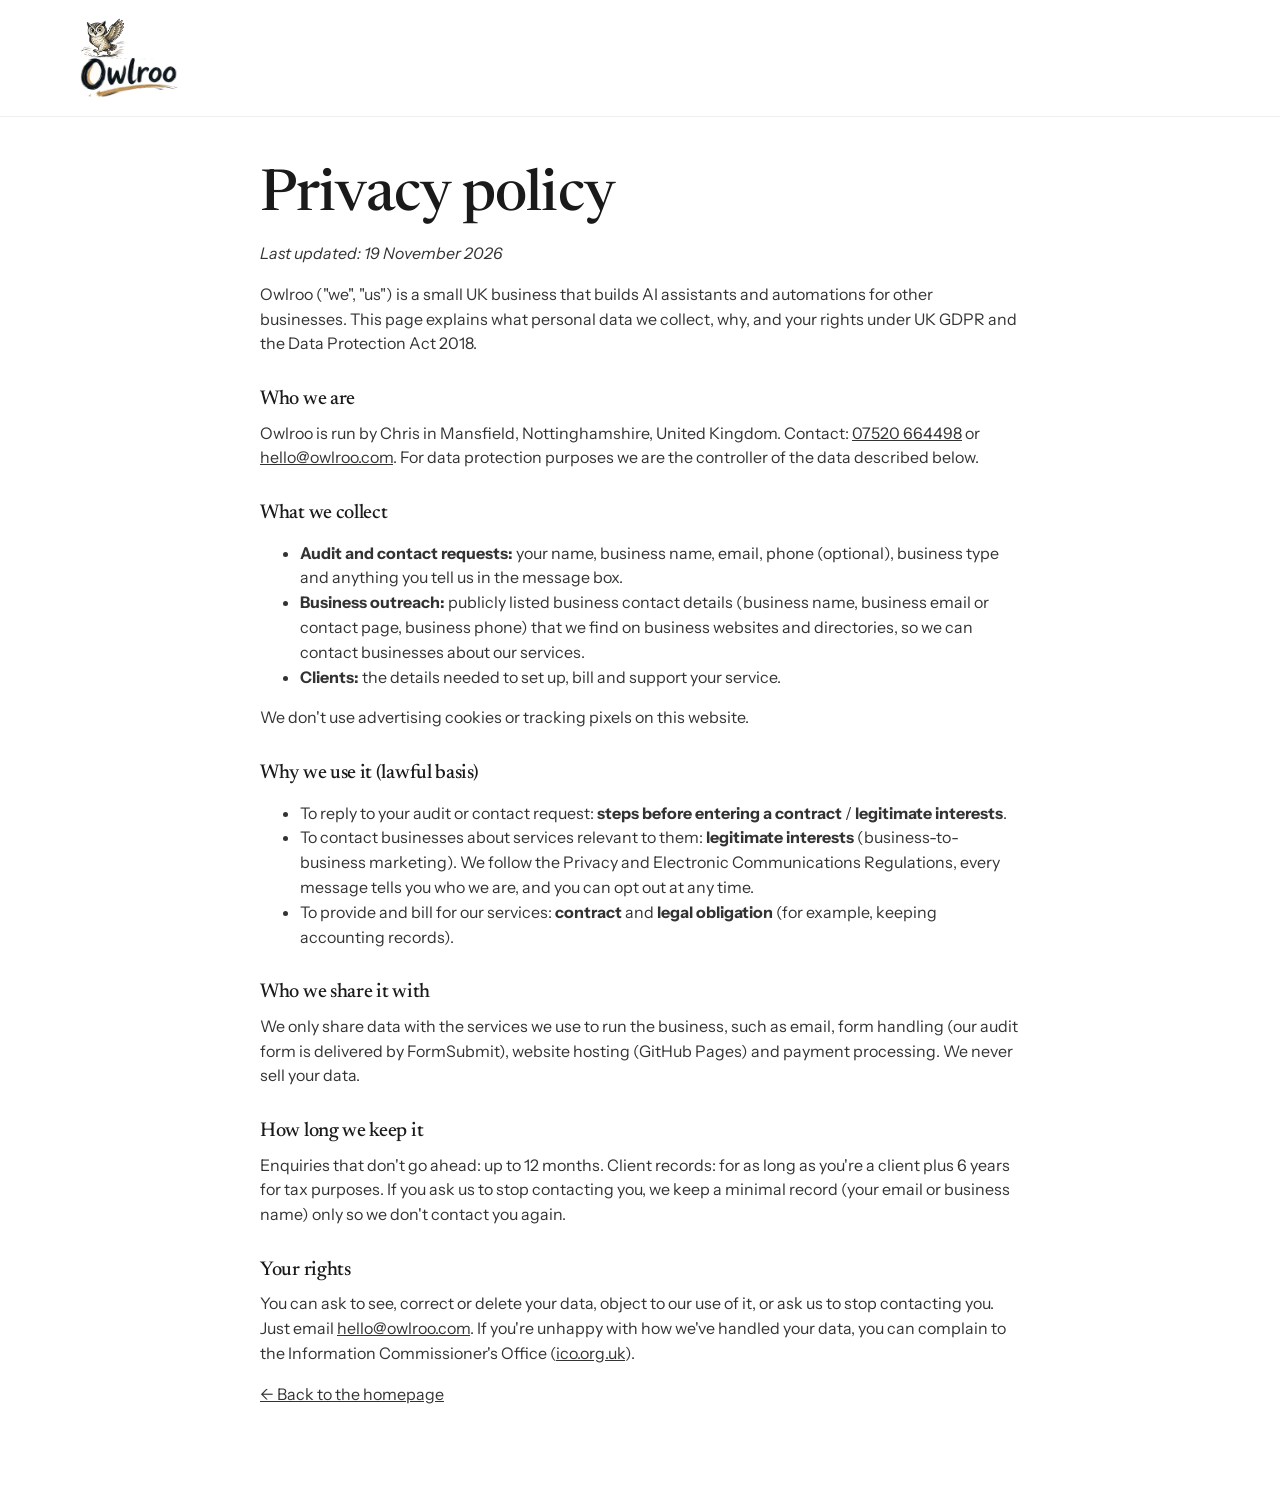
<file: privacy.html>
<!doctype html>
<html lang="en-GB">
<head>
<meta charset="utf-8">
<meta name="viewport" content="width=device-width,initial-scale=1">
<title>Privacy policy | Owlroo</title>
<meta name="robots" content="index,follow">
<link rel="icon" href="assets/favicon.ico" sizes="any">
<link rel="stylesheet" href="https://fonts.googleapis.com/css2?family=Newsreader:ital,opsz,wght@0,6..72,500;0,6..72,600;1,6..72,500&family=Instrument+Sans:wght@400;500;600;700&display=swap">
<link rel="stylesheet" href="styles.css">
<style>.legal-page{padding:48px 0 72px;max-width:760px}.legal-page h1{margin-bottom:.2em}.legal-page h2{font-size:1.25rem;margin-top:1.6em}.legal-page p,.legal-page li{color:var(--ink-2)}.legal-top{padding:18px 0;border-bottom:1px solid #eee}.legal-top img{height:40px;width:auto;vertical-align:middle}</style>
</head>
<body>
<div class="legal-top"><div class="wrap"><a href="./" aria-label="Owlroo home"><picture><source srcset="assets/owl-mark.webp" type="image/webp"><img src="assets/owl-mark.png" alt="" width="56" height="48"></picture> <picture><source srcset="assets/owlroo-wordmark.webp" type="image/webp"><img src="assets/owlroo-wordmark.png" alt="Owlroo" width="74" height="30"></picture></a></div></div>
<main class="wrap legal-page">
<h1>Privacy policy</h1>
<p><em>Last updated: 19 November 2026</em></p>
<p>Owlroo ("we", "us") is a small UK business that builds AI assistants and automations for other businesses. This page explains what personal data we collect, why, and your rights under UK GDPR and the Data Protection Act 2018.</p>
<h2>Who we are</h2>
<p>Owlroo is run by Chris in Mansfield, Nottinghamshire, United Kingdom. Contact: <a href="tel:+447520664498">07520 664498</a> or <a href="mailto:hello@owlroo.com">hello@owlroo.com</a>. For data protection purposes we are the controller of the data described below.</p>
<h2>What we collect</h2>
<ul>
<li><b>Audit and contact requests:</b> your name, business name, email, phone (optional), business type and anything you tell us in the message box.</li>
<li><b>Business outreach:</b> publicly listed business contact details (business name, business email or contact page, business phone) that we find on business websites and directories, so we can contact businesses about our services.</li>
<li><b>Clients:</b> the details needed to set up, bill and support your service.</li>
</ul>
<p>We don't use advertising cookies or tracking pixels on this website.</p>
<h2>Why we use it (lawful basis)</h2>
<ul>
<li>To reply to your audit or contact request: <b>steps before entering a contract</b> / <b>legitimate interests</b>.</li>
<li>To contact businesses about services relevant to them: <b>legitimate interests</b> (business-to-business marketing). We follow the Privacy and Electronic Communications Regulations, every message tells you who we are, and you can opt out at any time.</li>
<li>To provide and bill for our services: <b>contract</b> and <b>legal obligation</b> (for example, keeping accounting records).</li>
</ul>
<h2>Who we share it with</h2>
<p>We only share data with the services we use to run the business, such as email, form handling (our audit form is delivered by FormSubmit), website hosting (GitHub Pages) and payment processing. We never sell your data.</p>
<h2>How long we keep it</h2>
<p>Enquiries that don't go ahead: up to 12 months. Client records: for as long as you're a client plus 6 years for tax purposes. If you ask us to stop contacting you, we keep a minimal record (your email or business name) only so we don't contact you again.</p>
<h2>Your rights</h2>
<p>You can ask to see, correct or delete your data, object to our use of it, or ask us to stop contacting you. Just email <a href="mailto:hello@owlroo.com">hello@owlroo.com</a>. If you're unhappy with how we've handled your data, you can complain to the Information Commissioner's Office (<a href="https://ico.org.uk" rel="noopener">ico.org.uk</a>).</p>
<p><a href="./">← Back to the homepage</a></p>
</main>
</body>
</html>
</file>
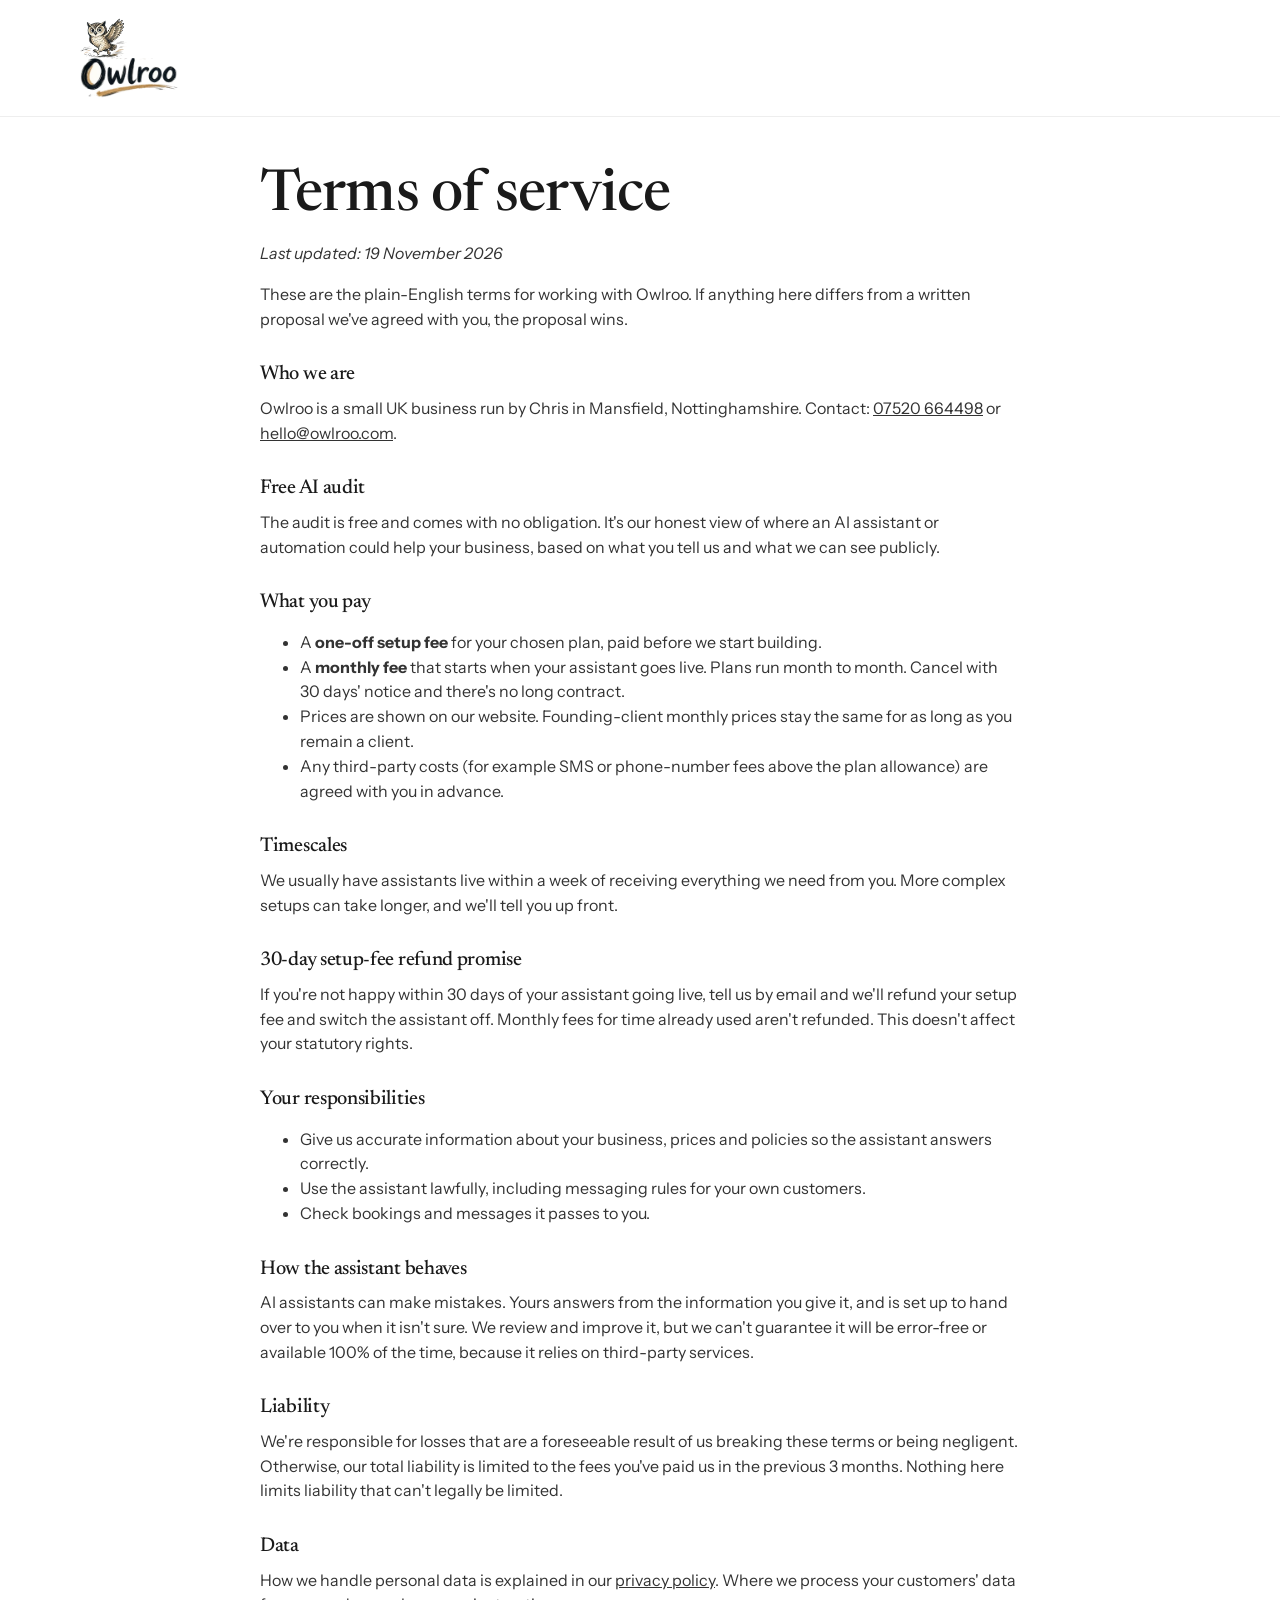
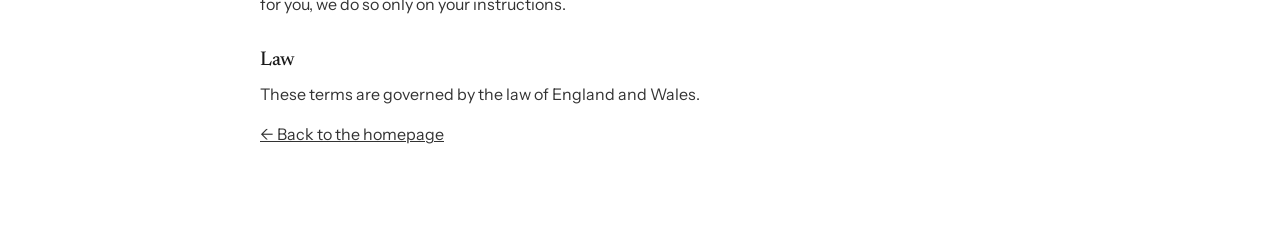
<file: terms.html>
<!doctype html>
<html lang="en-GB">
<head>
<meta charset="utf-8">
<meta name="viewport" content="width=device-width,initial-scale=1">
<title>Terms | Owlroo</title>
<meta name="robots" content="index,follow">
<link rel="icon" href="assets/favicon.ico" sizes="any">
<link rel="stylesheet" href="https://fonts.googleapis.com/css2?family=Newsreader:ital,opsz,wght@0,6..72,500;0,6..72,600;1,6..72,500&family=Instrument+Sans:wght@400;500;600;700&display=swap">
<link rel="stylesheet" href="styles.css">
<style>.legal-page{padding:48px 0 72px;max-width:760px}.legal-page h1{margin-bottom:.2em}.legal-page h2{font-size:1.25rem;margin-top:1.6em}.legal-page p,.legal-page li{color:var(--ink-2)}.legal-top{padding:18px 0;border-bottom:1px solid #eee}.legal-top img{height:40px;width:auto;vertical-align:middle}</style>
</head>
<body>
<div class="legal-top"><div class="wrap"><a href="./" aria-label="Owlroo home"><picture><source srcset="assets/owl-mark.webp" type="image/webp"><img src="assets/owl-mark.png" alt="" width="56" height="48"></picture> <picture><source srcset="assets/owlroo-wordmark.webp" type="image/webp"><img src="assets/owlroo-wordmark.png" alt="Owlroo" width="74" height="30"></picture></a></div></div>
<main class="wrap legal-page">
<h1>Terms of service</h1>
<p><em>Last updated: 19 November 2026</em></p>
<p>These are the plain-English terms for working with Owlroo. If anything here differs from a written proposal we've agreed with you, the proposal wins.</p>
<h2>Who we are</h2>
<p>Owlroo is a small UK business run by Chris in Mansfield, Nottinghamshire. Contact: <a href="tel:+447520664498">07520 664498</a> or <a href="mailto:hello@owlroo.com">hello@owlroo.com</a>.</p>
<h2>Free AI audit</h2>
<p>The audit is free and comes with no obligation. It's our honest view of where an AI assistant or automation could help your business, based on what you tell us and what we can see publicly.</p>
<h2>What you pay</h2>
<ul>
<li>A <b>one-off setup fee</b> for your chosen plan, paid before we start building.</li>
<li>A <b>monthly fee</b> that starts when your assistant goes live. Plans run month to month. Cancel with 30 days' notice and there's no long contract.</li>
<li>Prices are shown on our website. Founding-client monthly prices stay the same for as long as you remain a client.</li>
<li>Any third-party costs (for example SMS or phone-number fees above the plan allowance) are agreed with you in advance.</li>
</ul>
<h2>Timescales</h2>
<p>We usually have assistants live within a week of receiving everything we need from you. More complex setups can take longer, and we'll tell you up front.</p>
<h2>30-day setup-fee refund promise</h2>
<p>If you're not happy within 30 days of your assistant going live, tell us by email and we'll refund your setup fee and switch the assistant off. Monthly fees for time already used aren't refunded. This doesn't affect your statutory rights.</p>
<h2>Your responsibilities</h2>
<ul>
<li>Give us accurate information about your business, prices and policies so the assistant answers correctly.</li>
<li>Use the assistant lawfully, including messaging rules for your own customers.</li>
<li>Check bookings and messages it passes to you.</li>
</ul>
<h2>How the assistant behaves</h2>
<p>AI assistants can make mistakes. Yours answers from the information you give it, and is set up to hand over to you when it isn't sure. We review and improve it, but we can't guarantee it will be error-free or available 100% of the time, because it relies on third-party services.</p>
<h2>Liability</h2>
<p>We're responsible for losses that are a foreseeable result of us breaking these terms or being negligent. Otherwise, our total liability is limited to the fees you've paid us in the previous 3 months. Nothing here limits liability that can't legally be limited.</p>
<h2>Data</h2>
<p>How we handle personal data is explained in our <a href="privacy.html">privacy policy</a>. Where we process your customers' data for you, we do so only on your instructions.</p>
<h2>Law</h2>
<p>These terms are governed by the law of England and Wales.</p>
<p><a href="./">← Back to the homepage</a></p>
</main>
</body>
</html>
</file>
<file: styles.css>
:root{
  --ink:#1a1a1a; --ink-2:#333333; --muted:#606060;
  --brand:#0c8282; --brand-d:#0a6b6c; --brand-soft:#eef8f8;
  --green:#0b4f56; --teal:#0a5f66; --mint:#d7f0ef;
  --taupe:#876f57; --brown:#503418; --red:#c8102e; --black:#000000;
  --sun:#ebbf20; --star:#ebbf20;
  --night:#0b4f56; --cream:#f8f5f2; --sand:#e7e3e0; --line:#dcd8d4;
  --ok:#0c8282; --no:#d64545;
  --r:18px; --r-sm:12px; --shadow:0 10px 30px rgba(11,79,86,.08);
  --serif:"Newsreader","Times New Roman",Times,serif;
  --sans:"Instrument Sans",system-ui,-apple-system,"Segoe UI",Roboto,Arial,sans-serif;
}
*{box-sizing:border-box}
html{scroll-behavior:smooth;scroll-padding-top:80px}
body{margin:0;font-family:var(--sans);color:var(--ink);background:#fff;line-height:1.55;font-size:16px;-webkit-font-smoothing:antialiased}
img,svg{max-width:100%;display:block}
a{color:inherit}
h1,h2,h3{font-family:var(--serif);font-weight:600;line-height:1.12;letter-spacing:-.015em;margin:0 0 .5em}
h1{font-size:clamp(2.2rem,7vw,3.6rem)}
h2{font-size:clamp(1.8rem,5vw,2.6rem)}
h3{font-size:1.3rem}
p{margin:0 0 1em}
.wrap{width:min(1120px,100% - 40px);margin-inline:auto}
.narrow{width:min(760px,100% - 40px);margin-inline:auto}
.center{text-align:center}
section{padding:64px 0}
.eyebrow{display:inline-block;font-size:.78rem;font-weight:700;letter-spacing:.08em;text-transform:uppercase;color:var(--brand);background:var(--brand-soft);padding:6px 12px;border-radius:999px;margin-bottom:14px}
.lead{font-size:1.08rem;color:var(--ink-2)}
.sr{position:absolute;width:1px;height:1px;overflow:hidden;clip:rect(0 0 0 0)}

/* announcement bar */
.announce{background:var(--night);color:#fff;font-size:.82rem;overflow:hidden;white-space:nowrap}
.announce .track{display:inline-flex;gap:38px;padding:9px 0;animation:marquee 32s linear infinite}
.announce span::before{content:"✓";color:var(--sun);margin-right:8px;font-weight:700}
.announce b{color:var(--sun)}
@keyframes marquee{to{transform:translateX(-50%)}}
@media (prefers-reduced-motion:reduce){.announce .track{animation:none}}

/* header */
header.site{position:sticky;top:0;z-index:50;background:rgba(255,255,255,.94);backdrop-filter:saturate(1.4) blur(10px);border-bottom:1px solid var(--line)}
header.site .wrap{display:flex;align-items:center;justify-content:space-between;height:64px;gap:16px}
.logo{display:flex;align-items:center;gap:9px;text-decoration:none;font-family:var(--serif);font-weight:700;font-size:1.45rem;letter-spacing:-.02em}
.logo b{color:var(--brand);font-weight:700}
.logo svg{width:32px;height:32px}
nav.main{display:none;gap:26px;font-size:.93rem;font-weight:500}
nav.main a{text-decoration:none;color:var(--ink-2)} nav.main a:hover{color:var(--brand)}
@media(min-width:900px){nav.main{display:flex}}

/* buttons */
.btn{display:inline-flex;align-items:center;justify-content:center;gap:8px;background:var(--brand);color:#fff;text-decoration:none;font-weight:700;font-size:1.02rem;padding:16px 30px;border-radius:12px;border:0;cursor:pointer;box-shadow:0 6px 16px rgba(12,130,130,.25);transition:transform .15s,background .15s;font-family:inherit}
.btn:hover{background:var(--brand-d);transform:translateY(-1px)}
.btn.sm{padding:10px 16px;font-size:.9rem;box-shadow:none;border-radius:10px}
.btn.ghost{background:transparent;color:var(--ink);box-shadow:inset 0 0 0 1.5px var(--ink)}
.btn.ghost:hover{background:var(--ink);color:#fff}
.btn.block{width:100%}
.cta-note{display:flex;align-items:center;justify-content:center;gap:6px;font-size:.86rem;font-weight:600;margin-top:10px;color:var(--ink-2)}
.cta-note svg{width:16px;height:16px;color:var(--ok)}
.cta-block{text-align:center;margin-top:36px}
.cta-block .btn{min-width:min(340px,100%)}

/* hero */
.hero{padding:44px 0 56px;background:linear-gradient(180deg,#fff 0%,var(--cream) 100%)}
.hero-grid{display:grid;gap:40px;align-items:center}
@media(min-width:960px){.hero-grid{grid-template-columns:1.05fr .95fr}}
.stars-line{display:flex;align-items:center;gap:10px;flex-wrap:wrap;font-size:.9rem;font-weight:600;color:var(--ink-2);margin-bottom:16px}
.stars{color:var(--star);letter-spacing:2px;font-size:1.05rem}
.hero h1 em{font-style:normal;color:var(--brand)}
.hero .sub{font-weight:700;font-size:1.06rem;margin-bottom:6px}
.hero .lead{margin-bottom:24px}
.what{font-size:1.02rem;color:var(--ink-2);margin:2px 0 16px}
.what strong{color:var(--ink);font-weight:700}
.hero-ctas{display:flex;gap:12px;flex-wrap:wrap}
.hero-ctas .btn{flex:1 1 220px}
.guarantee-box{margin-top:22px;background:var(--sand);border-radius:var(--r-sm);padding:14px 18px;font-size:.88rem;max-width:460px}
.guarantee-box strong{display:flex;gap:6px;align-items:center;text-decoration:underline}
.guarantee-box p{margin:6px 0 0;color:var(--ink-2)}
.founding-pill{display:inline-flex;gap:8px;align-items:center;background:#fff;border:1px solid var(--line);border-radius:999px;padding:5px 12px 5px 6px;font-size:.82rem;font-weight:600}
.founding-pill i{font-style:normal;background:var(--sun);color:var(--ink);border-radius:999px;padding:2px 8px;font-size:.72rem;font-weight:800;text-transform:uppercase}

/* hero visual: phone chat */
.visual{position:relative;display:grid;grid-template-columns:1fr;gap:12px;align-items:center}
@media(min-width:560px){.visual{grid-template-columns:1fr 150px}}
.phone{background:#fff;border-radius:28px;box-shadow:var(--shadow);border:1px solid var(--line);overflow:hidden}
.phone-top{display:flex;align-items:center;gap:10px;padding:14px 16px;background:var(--night);color:#fff;font-size:.9rem}
.phone-top .av{width:34px;height:34px;border-radius:50%;background:var(--brand);display:grid;place-items:center;font-weight:800}
.phone-top small{display:block;opacity:.7;font-size:.75rem}
.chat{padding:16px;display:flex;flex-direction:column;gap:10px;background:#f4f2fb;min-height:330px;font-size:.9rem}
.msg{max-width:82%;padding:10px 13px;border-radius:16px;line-height:1.4;opacity:0;transform:translateY(6px);animation:pop .4s forwards}
.msg.in{background:#fff;align-self:flex-start;border-bottom-left-radius:4px}
.msg.out{background:var(--brand);color:#fff;align-self:flex-end;border-bottom-right-radius:4px}
.msg .t{display:block;font-size:.7rem;opacity:.6;margin-top:3px}
.msg:nth-child(1){animation-delay:.2s}.msg:nth-child(2){animation-delay:.9s}.msg:nth-child(3){animation-delay:1.7s}.msg:nth-child(4){animation-delay:2.5s}.msg:nth-child(5){animation-delay:3.2s}
.msg.sys{align-self:center;background:#e3f6ee;color:#0c6b47;font-size:.78rem;font-weight:600;border-radius:999px;padding:6px 12px}
@keyframes pop{to{opacity:1;transform:none}}
.side-badges{display:grid;grid-template-columns:repeat(3,1fr);gap:10px;align-content:center}
@media(min-width:560px){.side-badges{grid-template-columns:1fr}}
.sbadge{background:#fff;border:1px solid var(--line);border-radius:var(--r-sm);padding:14px 10px;text-align:center;font-size:.8rem;font-weight:700;line-height:1.25}
.sbadge svg{width:30px;height:30px;margin:0 auto 6px;color:var(--brand)}

/* trust row */
.trust{background:var(--sand);padding:26px 0}
.trust ul{list-style:none;margin:0;padding:0;display:grid;grid-template-columns:repeat(2,1fr);gap:18px 10px}
@media(min-width:720px){.trust ul{grid-template-columns:repeat(3,1fr)}}
@media(min-width:1000px){.trust ul{grid-template-columns:repeat(6,1fr)}}
.trust li{display:flex;flex-direction:column;align-items:center;gap:8px;text-align:center;font-size:.88rem;font-weight:600}
.trust svg{width:30px;height:30px;color:var(--ink)}

/* what we build cards */
.cards{display:grid;grid-template-columns:repeat(auto-fill,minmax(210px,1fr));gap:14px;margin-top:30px}
.card{background:#fff;border:1px solid var(--line);border-radius:var(--r);padding:22px 18px;text-align:center;transition:transform .2s,box-shadow .2s}
.card:hover{transform:translateY(-3px);box-shadow:var(--shadow)}
.card .ico{width:58px;height:58px;border-radius:16px;margin:0 auto 12px;display:grid;place-items:center;background:var(--brand-soft);color:var(--brand)}
.card .ico svg{width:30px;height:30px}
.tag{display:inline-block;background:var(--night);color:#fff;font-size:.68rem;font-weight:800;letter-spacing:.07em;text-transform:uppercase;padding:3px 9px;border-radius:6px;margin-bottom:8px}
.card h3{font-family:var(--sans);font-size:1.05rem;font-weight:700;margin-bottom:6px}
.card p{font-size:.9rem;color:var(--ink-2);margin:0}

/* benefit blocks */
.benefits{background:var(--cream)}
.split{display:grid;gap:34px;align-items:center;margin-top:48px}
@media(min-width:900px){.split{grid-template-columns:1fr 1fr;gap:64px}.split.flip .art{order:2}}
.art{background:#fff;border-radius:var(--r);border:1px solid var(--line);padding:24px;box-shadow:var(--shadow);min-height:280px;display:flex;flex-direction:column;justify-content:center;gap:12px}
.feat{list-style:none;padding:0;margin:18px 0 0;display:grid;gap:18px}
.feat li{display:grid;grid-template-columns:40px 1fr;gap:12px}
.feat .fi{width:40px;height:40px;border-radius:12px;background:var(--brand-soft);color:var(--brand);display:grid;place-items:center}
.feat .fi svg{width:22px;height:22px}
.feat h3{font-size:1.15rem;margin:0 0 2px}
.feat p{margin:0;font-size:.94rem;color:var(--ink-2)}
/* mini art widgets */
.row-item{display:flex;align-items:center;justify-content:space-between;gap:10px;padding:12px 14px;border-radius:12px;background:var(--cream);font-size:.9rem}
.row-item b{font-weight:700}
.pill{font-size:.72rem;font-weight:800;padding:4px 9px;border-radius:999px;background:#e3f6ee;color:#0c6b47;white-space:nowrap}
.pill.amber{background:#fff3dc;color:#8a5a00}.pill.violet{background:var(--brand-soft);color:var(--brand)}
.big-stat{font-family:var(--serif);font-size:2.6rem;font-weight:700;color:var(--brand);line-height:1}
.art small{color:var(--muted);font-size:.8rem}

/* steps */
.steps{display:grid;gap:16px;margin-top:30px;counter-reset:s}
@media(min-width:800px){.steps{grid-template-columns:repeat(3,1fr)}}
.step{background:#fff;border:1px solid var(--line);border-radius:var(--r);padding:24px;position:relative}
.step::before{counter-increment:s;content:counter(s);display:grid;place-items:center;width:40px;height:40px;border-radius:50%;background:var(--night);color:#fff;font-weight:800;margin-bottom:12px;font-family:var(--serif);font-size:1.15rem}
.step p{color:var(--ink-2);margin:0;font-size:.95rem}

/* testimonials band */
.band{background:var(--night);color:#fff}
.band h2{color:#fff}.band .lead{color:rgba(255,255,255,.85)}
.band .stars-line{justify-content:center;color:rgba(255,255,255,.85)}
.quotes{display:grid;gap:14px;margin-top:30px}
@media(min-width:800px){.quotes{grid-template-columns:repeat(3,1fr)}}
.quote{background:#fff;color:var(--ink);border-radius:var(--r);padding:22px;border:2px dashed var(--taupe);position:relative}
.quote .ex{position:absolute;top:-11px;right:14px;background:var(--sun);color:var(--ink);font-size:.68rem;font-weight:800;letter-spacing:.06em;text-transform:uppercase;padding:3px 9px;border-radius:6px}
.quote .who{display:flex;align-items:center;gap:10px;margin-bottom:10px;font-weight:700;font-size:.92rem}
.quote .who span.a{width:38px;height:38px;border-radius:50%;background:var(--brand-soft);color:var(--brand);display:grid;place-items:center;font-weight:800}
.quote p{font-size:.94rem;color:var(--ink-2);margin:0}
.band .cta-note{color:rgba(255,255,255,.85)}
.band .cta-note svg{color:var(--sun)}

/* comparison table */
.compare-wrap{overflow-x:auto;margin-top:30px;-webkit-overflow-scrolling:touch}
table.compare{width:100%;min-width:560px;border-collapse:separate;border-spacing:0;font-size:.92rem}
.compare th,.compare td{padding:14px 12px;text-align:center;border-bottom:1px solid var(--line);background:#fff}
.compare th:first-child,.compare td:first-child{text-align:left;font-weight:600;border-left:1px solid var(--line)}
.compare td:last-child,.compare th:last-child{border-right:1px solid var(--line)}
.compare thead th{font-family:var(--serif);font-size:1.02rem;font-weight:600;border-top:1px solid var(--line);vertical-align:bottom}
.compare thead th:first-child{border-top-left-radius:var(--r-sm)}
.compare thead th:last-child{border-top-right-radius:var(--r-sm)}
.compare tbody tr:last-child td:first-child{border-bottom-left-radius:var(--r-sm)}
.compare tbody tr:last-child td:last-child{border-bottom-right-radius:var(--r-sm)}
.compare .us{background:var(--night)!important;color:#fff;border-bottom-color:#16626a!important;font-weight:700}
.compare thead .us{border-radius:14px 14px 0 0;font-size:1.15rem;padding-top:20px}
.compare tbody tr:last-child .us{border-radius:0 0 14px 14px}
.yes,.no,.meh{display:inline-grid;place-items:center;width:26px;height:26px;border-radius:50%;font-weight:900;font-size:.85rem}
.yes{background:var(--ok);color:#fff}.us .yes{background:#fff;color:var(--night)}
.no{color:var(--no);font-size:1.1rem}
.meh{color:#b27b00;font-size:.75rem;width:auto;font-weight:700}

/* pricing */
.pricing{background:var(--cream)}
.billing{display:inline-flex;background:#fff;border:1px solid var(--line);border-radius:999px;padding:4px;margin:8px 0 6px;gap:4px}
.billing button{border:0;background:transparent;font:inherit;font-weight:700;font-size:.9rem;padding:9px 16px;border-radius:999px;cursor:pointer;color:var(--ink-2)}
.billing button[aria-pressed="true"]{background:var(--night);color:#fff}
.billing .save{color:var(--ok);font-size:.75rem;margin-left:4px}
.billing button[aria-pressed="true"] .save{color:var(--sun)}
.plans{display:grid;gap:18px;margin-top:30px;align-items:stretch}
@media(min-width:900px){.plans{grid-template-columns:repeat(3,1fr)}}
.plan{background:#fff;border:2px solid var(--line);border-radius:var(--r);padding:28px 22px 22px;position:relative;display:flex;flex-direction:column}
.plan.pop{border-color:var(--green);box-shadow:0 16px 40px rgba(11,79,86,.16)}
@media(min-width:900px){.plan.pop{transform:scale(1.03)}}
.plan.best{border-color:var(--night)}
.badge{position:absolute;top:-13px;left:50%;transform:translateX(-50%);font-size:.72rem;font-weight:800;letter-spacing:.07em;text-transform:uppercase;padding:5px 12px;border-radius:999px;white-space:nowrap}
.pop .badge{background:var(--brand);color:#fff}.best .badge{background:var(--night);color:#fff}
.plan h3{font-size:1.5rem;margin-bottom:4px}
.plan .for{color:var(--muted);font-size:.9rem;margin-bottom:16px;min-height:2.8em}
.price{display:flex;align-items:baseline;gap:8px;flex-wrap:wrap}
.price .now{font-family:var(--serif);font-size:2.6rem;font-weight:700;line-height:1}
.price .per{font-weight:600;color:var(--ink-2)}
.perday{font-size:.85rem;color:var(--ok);font-weight:700;margin:6px 0 14px}
.setup{background:var(--cream);border-radius:var(--r-sm);padding:10px 12px;font-size:.9rem;margin-bottom:16px;display:flex;justify-content:space-between;align-items:center;gap:8px;flex-wrap:wrap}
.setup s{color:var(--muted)}
.setup .savetag{background:var(--sun);color:var(--ink);font-size:.7rem;font-weight:800;padding:3px 8px;border-radius:6px;text-transform:uppercase}
.plan ul{list-style:none;padding:0;margin:0 0 20px;display:grid;gap:9px;font-size:.93rem;flex:1}
.plan li{display:grid;grid-template-columns:20px 1fr;gap:8px}
.plan li::before{content:"✓";color:var(--ok);font-weight:900}
.plan li.plus::before{content:"+";color:var(--brand)}
.plan .small{font-size:.8rem;color:var(--muted);text-align:center;margin:10px 0 0}
.price-foot{font-size:.85rem;color:var(--muted);margin-top:24px}

/* guarantee */
.guarantee{display:grid;gap:26px;align-items:center;background:#fff;border:1px solid var(--line);border-radius:24px;padding:32px 24px;box-shadow:var(--shadow)}
@media(min-width:800px){.guarantee{grid-template-columns:170px 1fr;padding:40px 48px}}
.seal{width:150px;height:150px;margin:0 auto;border-radius:50%;background:var(--night);color:#fff;display:grid;place-items:center;text-align:center;font-family:var(--serif);font-weight:700;line-height:1.05;box-shadow:0 0 0 8px var(--brand-soft),0 0 0 10px var(--brand)}
.seal b{display:block;font-size:2.6rem;color:var(--sun)}
.seal small{font-family:var(--sans);font-size:.7rem;letter-spacing:.08em;text-transform:uppercase}

/* audit form */
.audit{background:var(--green);color:#fff}
.audit h2{color:#fff}
.audit-grid{display:grid;gap:30px;align-items:start}
@media(min-width:900px){.audit-grid{grid-template-columns:1fr 1fr;gap:54px}}
.audit ul{padding:0;list-style:none;display:grid;gap:10px;margin:18px 0 0}
.audit ul li::before{content:"✓ ";color:var(--sun);font-weight:900}
form.audit-form{background:#fff;color:var(--ink);border-radius:var(--r);padding:24px;display:grid;gap:12px;box-shadow:0 20px 50px rgba(0,0,0,.18)}
.audit-form label{font-size:.85rem;font-weight:700;display:grid;gap:5px}
.audit-form input,.audit-form select,.audit-form textarea{font:inherit;font-size:1rem;padding:12px 13px;border:1.5px solid var(--line);border-radius:10px;width:100%;background:#fff;color:var(--ink)}
.audit-form input:focus,.audit-form select:focus,.audit-form textarea:focus{outline:none;border-color:var(--brand);box-shadow:0 0 0 3px var(--brand-soft)}
.two{display:grid;gap:12px}@media(min-width:520px){.two{grid-template-columns:1fr 1fr}}
.form-note{font-size:.78rem;color:var(--muted);margin:0;text-align:center}
.form-ok{display:none;background:#e3f6ee;color:#0c6b47;border-radius:10px;padding:12px;font-weight:600;font-size:.9rem}

/* faq */
.faq{border-top:1px solid var(--ink);margin-top:26px}
.faq details{border-bottom:1px solid var(--ink)}
.faq summary{list-style:none;cursor:pointer;padding:18px 34px 18px 4px;font-weight:700;position:relative;font-size:.98rem}
.faq summary h3{display:inline;margin:0;font:inherit;letter-spacing:0;color:inherit}
.faq summary::-webkit-details-marker{display:none}
.faq summary::after{content:"+";position:absolute;right:6px;top:50%;transform:translateY(-50%);font-size:1.5rem;font-weight:400;transition:transform .2s}
.faq details[open] summary::after{transform:translateY(-50%) rotate(45deg)}
.faq details p{padding:0 4px 18px;margin:0;color:var(--ink-2)}

/* footer */
footer.site{background:var(--sand);color:var(--ink-2);border-top:1px solid var(--line);padding:48px 0 28px;font-size:.9rem}
footer .cols{display:grid;gap:28px}
@media(min-width:800px){footer .cols{grid-template-columns:1.4fr 1fr 1fr}}
footer .logo{color:var(--ink)}
footer h4{color:var(--ink);margin:0 0 10px;font-size:.95rem}
footer ul{list-style:none;padding:0;margin:0;display:grid;gap:7px}
footer a{color:var(--ink-2);text-decoration:none}footer a:hover{color:var(--green)}
footer .legal{border-top:1px solid var(--line);margin-top:32px;padding-top:18px;font-size:.78rem;display:flex;flex-wrap:wrap;gap:10px;justify-content:space-between}

/* mobile sticky CTA */
.mobile-cta{position:fixed;left:0;right:0;bottom:0;z-index:60;padding:10px 14px calc(10px + env(safe-area-inset-bottom));background:rgba(255,255,255,.96);border-top:1px solid var(--line);transform:translateY(110%);transition:transform .25s}
.mobile-cta.show{transform:none}
@media(min-width:900px){.mobile-cta{display:none}}
@media(max-width:640px){
  table.compare{min-width:0;font-size:.78rem}
  .compare th,.compare td{padding:10px 5px}
  .compare th:first-child,.compare td:first-child{width:36%;padding-left:10px}
  .compare thead th{font-size:.8rem}
  .compare thead .us{font-size:.9rem}
  .yes,.no{width:22px;height:22px;font-size:.75rem}
  .meh{font-size:.68rem}
}

/* ===== Ankhway-palette theme ===== */
h1,h2,h3{font-weight:500}
.btn,.btn.sm{border-radius:6px}
.announce{background:var(--black)}
.announce span::before{color:#fff}
.announce b{color:#ff4d4d}
header.site{background:var(--green);border-bottom-color:var(--green);backdrop-filter:none}
header.site .logo{color:#fff}
nav.main a{color:rgba(255,255,255,.85)} nav.main a:hover{color:#fff}
.logo b{color:var(--brand)}
.logo svg{width:36px;height:36px}
.hero h1 em{color:var(--teal)}
.eyebrow{color:var(--green);background:var(--mint)}
.card .ico,.feat .fi{background:var(--brand-soft);color:var(--green)}
.sbadge svg{color:var(--green)}
.tag{background:var(--green)}
.founding-pill i{background:var(--red);color:#fff}
.pill.violet{background:var(--brand-soft);color:var(--green)}
.big-stat{color:var(--star)}
.step::before{background:var(--green)}
.quote .ex{background:var(--taupe);color:#fff}
.quote .who span.a{background:var(--sand);color:var(--green)}
.band .stars{color:var(--star)}
.billing button[aria-pressed="true"]{background:var(--green)}
.billing button[aria-pressed="true"] .save{color:var(--mint)}
.pop .badge{background:var(--taupe);color:#fff}
.best .badge{background:#fff;color:var(--green);box-shadow:inset 0 0 0 1.5px var(--green)}
.plan.best{border-color:var(--green)}
.setup .savetag{background:var(--brown);color:#fff}
.best .setup .savetag{background:var(--green)}
.plan li.plus::before{color:var(--green)}
.seal{background:var(--green);box-shadow:0 0 0 8px var(--mint),0 0 0 10px var(--brand)}
.seal b{color:var(--star)}
.audit .eyebrow{background:rgba(255,255,255,.14)!important;color:#fff!important}
.audit ul li::before{color:var(--brand)}
.audit-form input:focus,.audit-form select:focus,.audit-form textarea:focus{border-color:var(--brand);box-shadow:0 0 0 3px var(--mint)}
.btn.ghost{box-shadow:inset 0 0 0 1.5px var(--green);color:var(--green)}
.btn.ghost:hover{background:var(--green);color:#fff}
.form-ok{background:var(--brand-soft);color:var(--green)}
.msg.out{background:var(--green)}
.chat{background:#f0f2f5}
.phone-top .av{background:var(--brand)}
.msg.sys{background:var(--mint);color:var(--green)}
.tagline{font-family:var(--serif);font-style:italic;color:var(--teal);font-size:1.05rem;margin:0 0 10px}
footer .tagline{margin-top:6px}

/* ===== Owlroo logo (ink on cream) ===== */
header.site{background:#fffdf8;border-bottom:1px solid var(--line)}
header.site .wrap{height:68px}
nav.main a{color:var(--green);font-weight:600} nav.main a:hover{color:var(--brand-d)}
.logo{gap:6px}
.logo img.mark{height:48px;width:auto}
.logo img.word{height:30px;width:auto;margin-top:4px}
@media(max-width:380px){.logo img.mark{height:40px}.logo img.word{height:26px}}
.foot-logo img{height:160px;width:auto}
.hero-tag{display:flex;align-items:center;gap:8px}
.hero-tag img{height:28px;width:auto}
footer .tagline{font-size:1.1rem}

.hdr-tel{font-weight:600;text-decoration:none;color:var(--ink);margin-right:12px;white-space:nowrap}.hdr-tel:hover{color:var(--teal)}
@media (max-width:860px){.hdr-tel{display:none}}
.audit-tel{color:#fff;font-weight:600;margin:.4em 0 1em}.audit-tel a{color:#fff}
</file>
